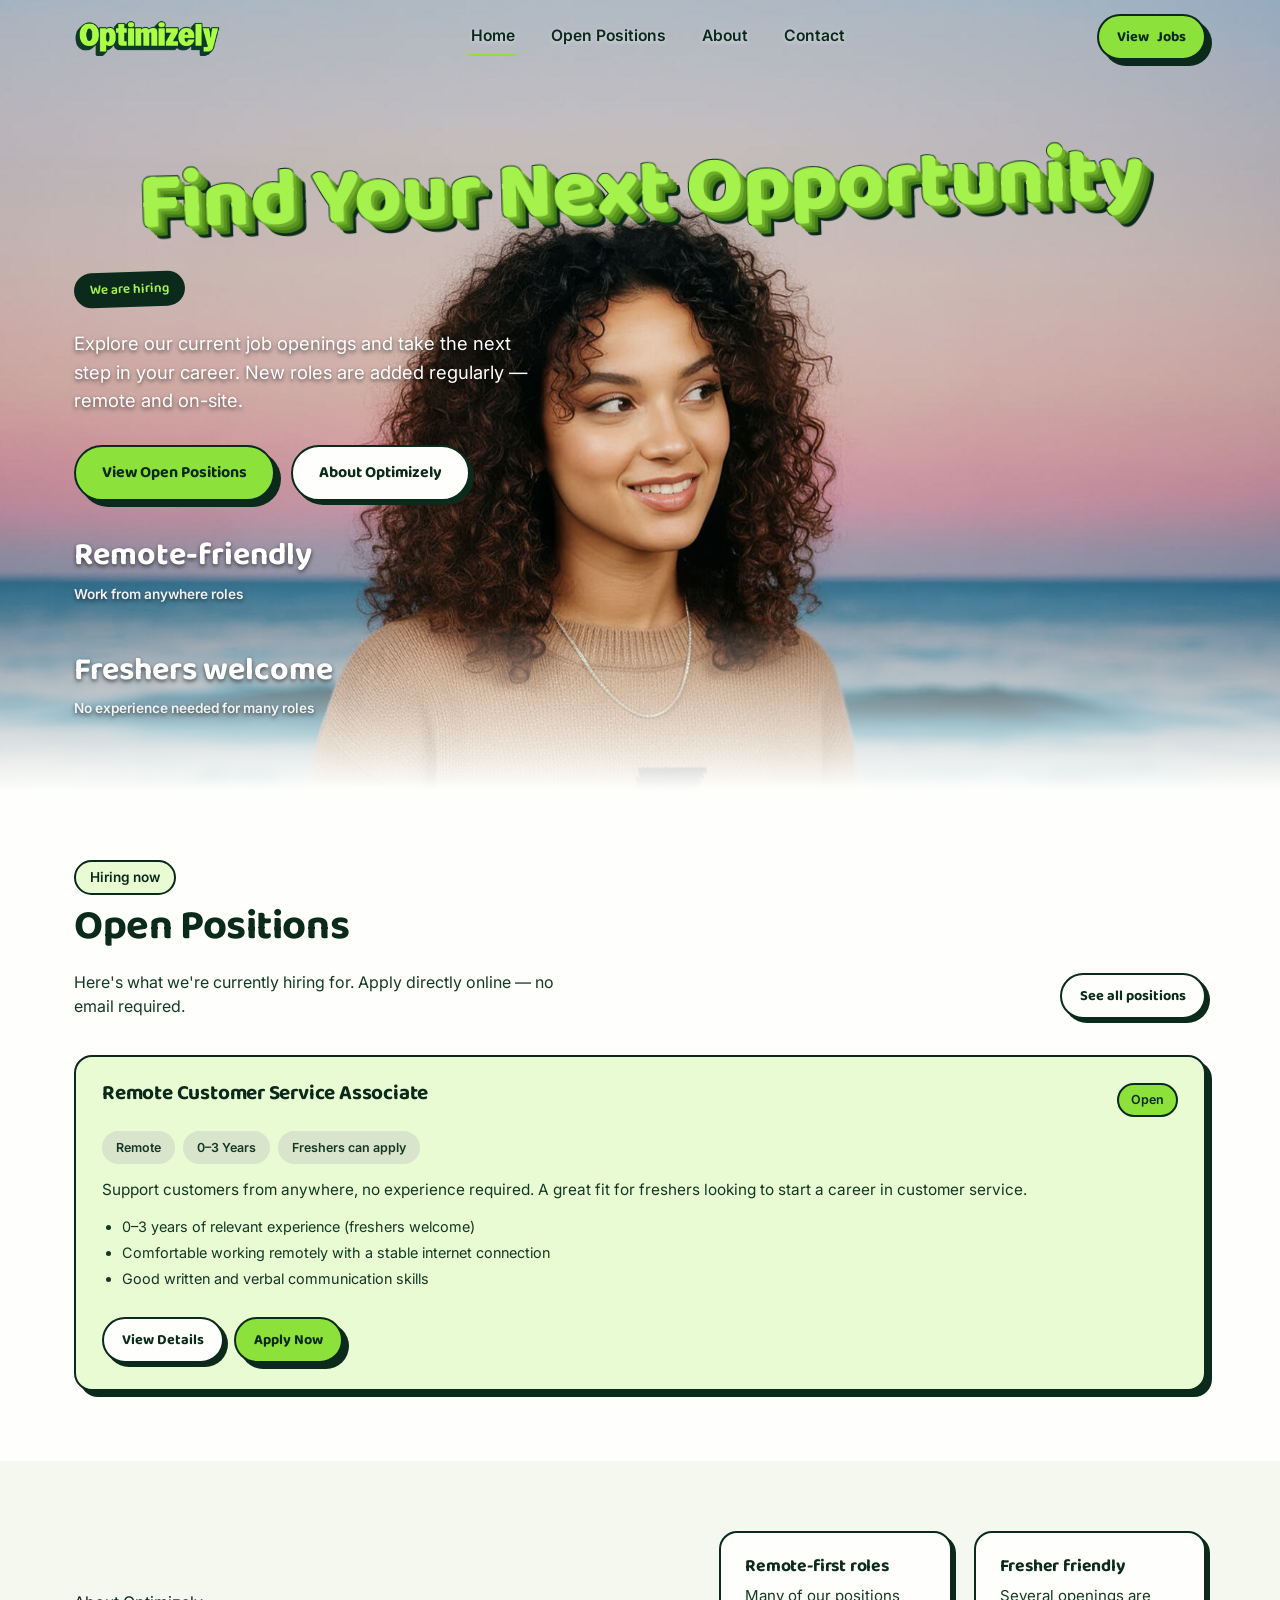
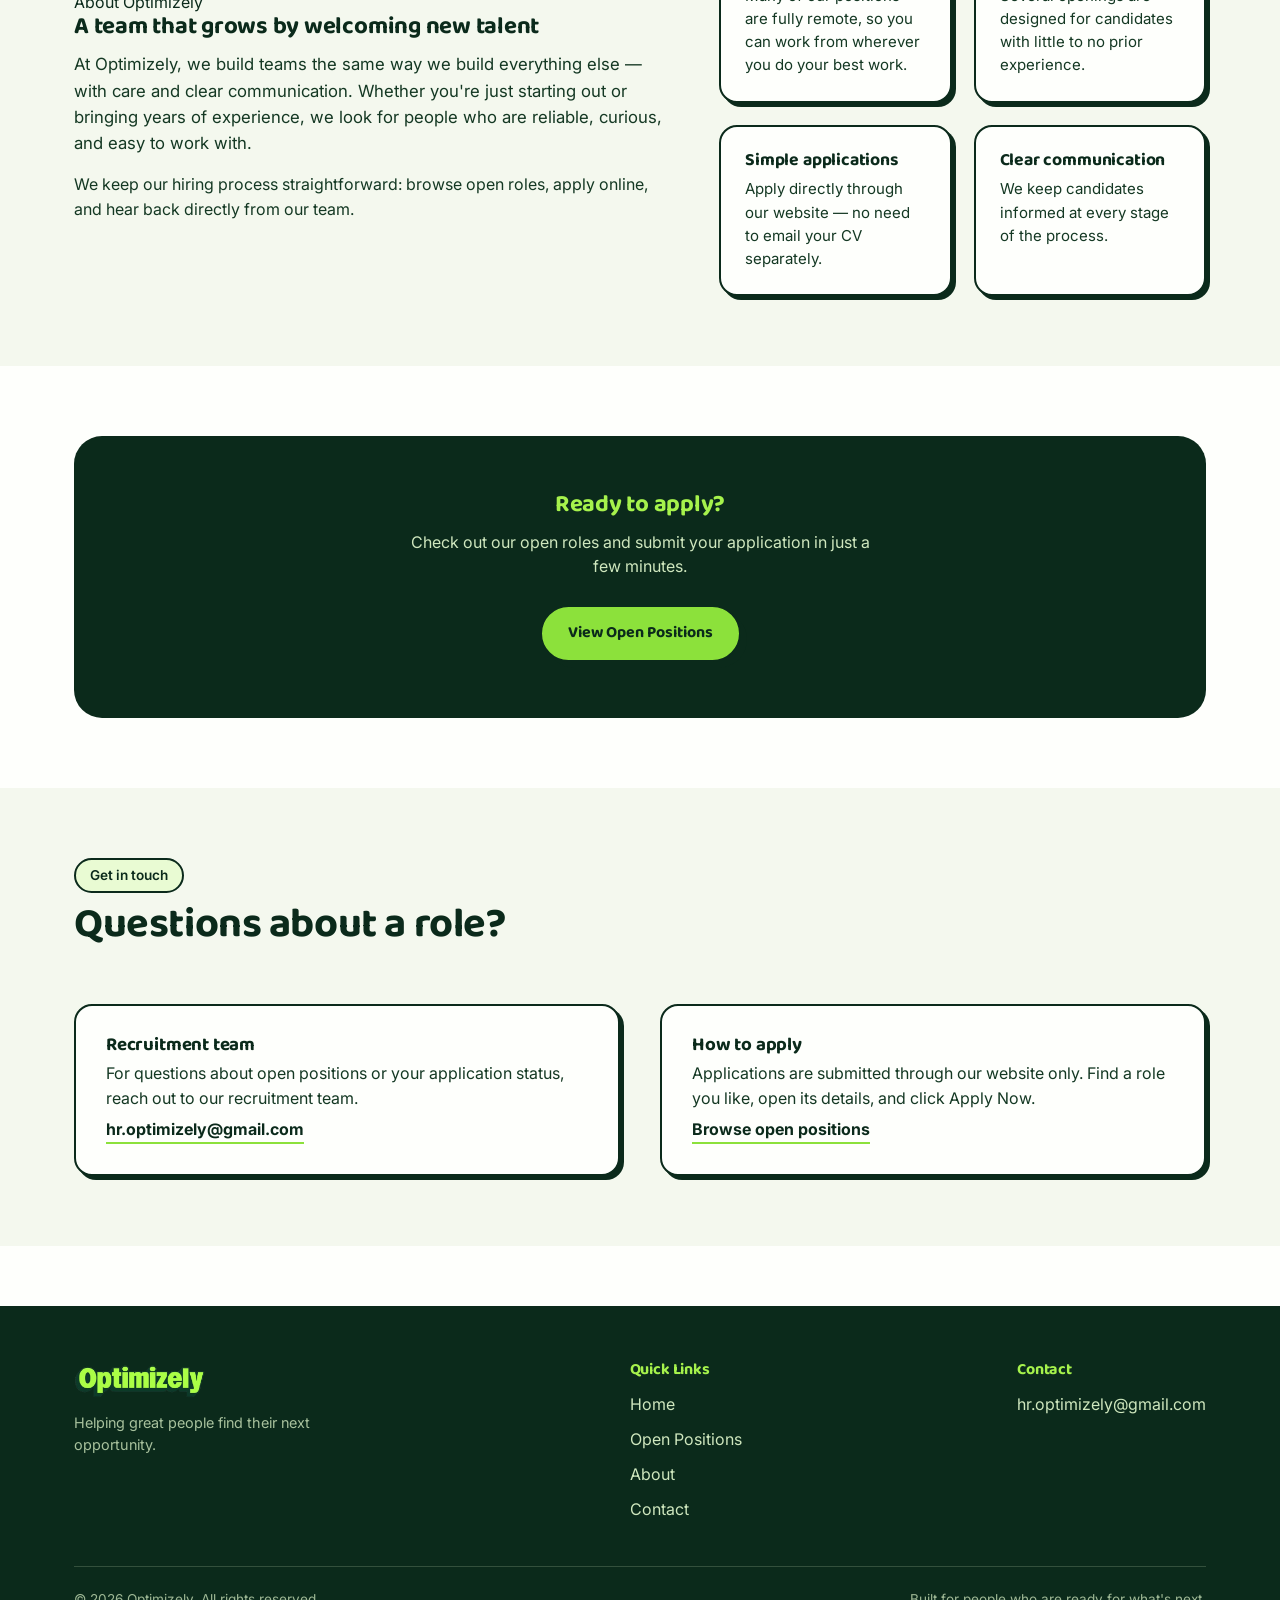
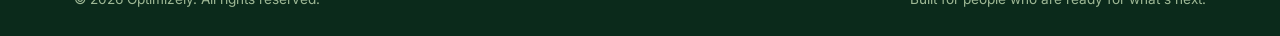
<file: index.html>
<!DOCTYPE html>
<html lang="en">
<head>
<meta charset="UTF-8" />
<meta name="viewport" content="width=device-width, initial-scale=1.0" />
<title>Optimizely — Find Your Next Opportunity</title>
<meta name="description" content="Explore open positions at Optimizely and take the next step in your career." />
<link rel="stylesheet" href="css/style.css" />
</head>
<body>

<header class="site-header">
  <div class="container">
    <a href="index.html" class="logo-link" aria-label="Optimizely home">
      <img src="assets/optimizely-logo.png" alt="Optimizely" />
    </a>

    <nav class="main-nav" aria-label="Primary">
      <a href="index.html" aria-current="page">Home</a>
      <a href="jobs.html">Open Positions</a>
      <a href="index.html#about">About</a>
      <a href="index.html#contact">Contact</a>
    </nav>

    <div class="header-actions">
      <a href="jobs.html" class="btn btn-primary btn-sm"><span class="full">View</span> Jobs</a>
      <button class="nav-toggle" aria-label="Toggle menu" aria-expanded="false">
        <span></span>
      </button>
    </div>
  </div>
</header>

<main>

  <!-- HERO -->
  <section class="hero hero-photo">
    <div class="container hero-photo-layout">
      <div class="hero-giant-title-wrap">
        <h1 class="hero-giant-title">Find Your Next Opportunity</h1>
      </div>

      <div class="hero-inner">
        <span class="eyebrow-badge">We are hiring</span>
        <p class="lead">Explore our current job openings and take the next step in your career. New roles are added regularly — remote and on-site.</p>
        <div class="hero-ctas">
          <a href="jobs.html" class="btn btn-primary">View Open Positions</a>
          <a href="index.html#about" class="btn btn-outline">About Optimizely</a>
        </div>

        <div class="stat-strip">
          <div class="stat"><b>Remote-friendly</b><span>Work from anywhere roles</span></div>
          <div class="stat"><b>Freshers welcome</b><span>No experience needed for many roles</span></div>
        </div>
      </div>
    </div>
  </section>

  <!-- OPEN POSITIONS PREVIEW -->
  <section class="section" id="jobs">
    <div class="container">
      <div class="section-head">
        <div>
          <span class="tag">Hiring now</span>
          <h2>Open Positions</h2>
          <p>Here's what we're currently hiring for. Apply directly online — no email required.</p>
        </div>
        <a href="jobs.html" class="btn btn-outline btn-sm">See all positions</a>
      </div>

      <div class="job-grid" data-jobs-open-preview></div>
    </div>
  </section>

  <!-- ABOUT -->
  <section class="section section-alt" id="about">
    <div class="container">
      <div class="split">
        <div>
          <span class="tag">About Optimizely</span>
          <h2>A team that grows by welcoming new talent</h2>
          <p style="color:var(--ink-soft); font-size:1.05rem;">At Optimizely, we build teams the same way we build everything else — with care and clear communication. Whether you're just starting out or bringing years of experience, we look for people who are reliable, curious, and easy to work with.</p>
          <p style="color:var(--ink-soft);">We keep our hiring process straightforward: browse open roles, apply online, and hear back directly from our team.</p>
        </div>
        <div class="info-grid">
          <div class="info-card">
            <h3>Remote-first roles</h3>
            <p>Many of our positions are fully remote, so you can work from wherever you do your best work.</p>
          </div>
          <div class="info-card">
            <h3>Fresher friendly</h3>
            <p>Several openings are designed for candidates with little to no prior experience.</p>
          </div>
          <div class="info-card">
            <h3>Simple applications</h3>
            <p>Apply directly through our website — no need to email your CV separately.</p>
          </div>
          <div class="info-card">
            <h3>Clear communication</h3>
            <p>We keep candidates informed at every stage of the process.</p>
          </div>
        </div>
      </div>
    </div>
  </section>

  <!-- CTA BAND -->
  <section class="section">
    <div class="container">
      <div class="cta-band grid-bg-dark">
        <h2>Ready to apply?</h2>
        <p>Check out our open roles and submit your application in just a few minutes.</p>
        <a href="jobs.html" class="btn btn-primary">View Open Positions</a>
      </div>
    </div>
  </section>

  <!-- CONTACT -->
  <section class="section section-alt" id="contact">
    <div class="container">
      <div class="section-head">
        <div>
          <span class="tag">Get in touch</span>
          <h2>Questions about a role?</h2>
        </div>
      </div>
      <div class="contact-grid">
        <div class="contact-card">
          <h3>Recruitment team</h3>
          <p style="color:var(--ink-soft); margin-bottom:0;">For questions about open positions or your application status, reach out to our recruitment team.</p>
          <a class="mail-link" href="mailto:hr.optimizely@gmail.com">hr.optimizely@gmail.com</a>
        </div>
        <div class="contact-card">
          <h3>How to apply</h3>
          <p style="color:var(--ink-soft); margin-bottom:0;">Applications are submitted through our website only. Find a role you like, open its details, and click Apply Now.</p>
          <a class="mail-link" href="jobs.html">Browse open positions</a>
        </div>
      </div>
    </div>
  </section>

</main>

<footer class="site-footer">
  <div class="container">
    <div class="footer-top">
      <div class="footer-logo">
        <img src="assets/optimizely-logo.png" alt="Optimizely" />
        <p style="max-width:280px; color:rgba(207,231,190,0.8); font-size:0.9rem;">Helping great people find their next opportunity.</p>
      </div>
      <div class="footer-col">
        <h4>Quick Links</h4>
        <ul>
          <li><a href="index.html">Home</a></li>
          <li><a href="jobs.html">Open Positions</a></li>
          <li><a href="index.html#about">About</a></li>
          <li><a href="index.html#contact">Contact</a></li>
        </ul>
      </div>
      <div class="footer-col">
        <h4>Contact</h4>
        <ul>
          <li><a href="mailto:hr.optimizely@gmail.com">hr.optimizely@gmail.com</a></li>
        </ul>
      </div>
    </div>
    <div class="footer-bottom">
      <span>&copy; <span id="year"></span> Optimizely. All rights reserved.</span>
      <span>Built for people who are ready for what's next.</span>
    </div>
  </div>
</footer>

<script src="js/jobs-data.js"></script>
<script src="js/main.js"></script>
<script src="js/hero-3d.js"></script>
<script>document.getElementById("year").textContent = new Date().getFullYear();</script>
</body>
</html>
</file>
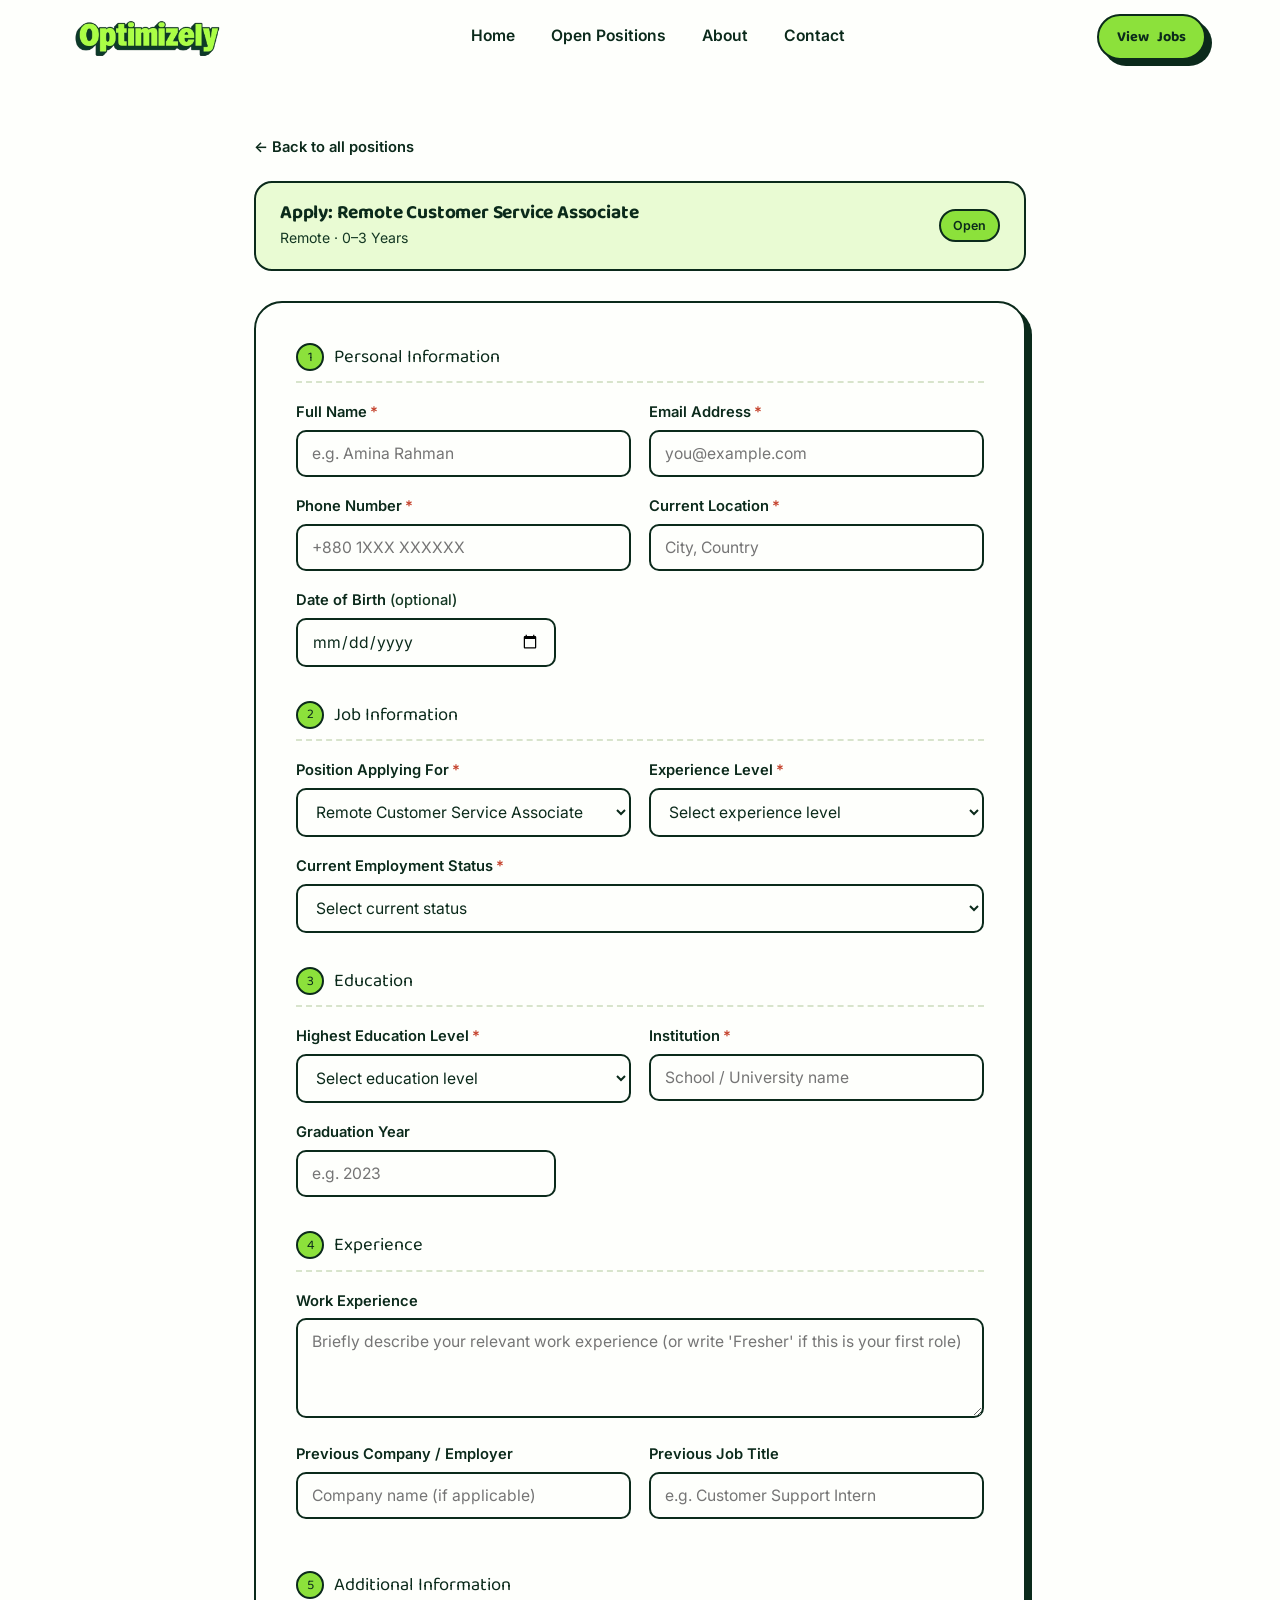
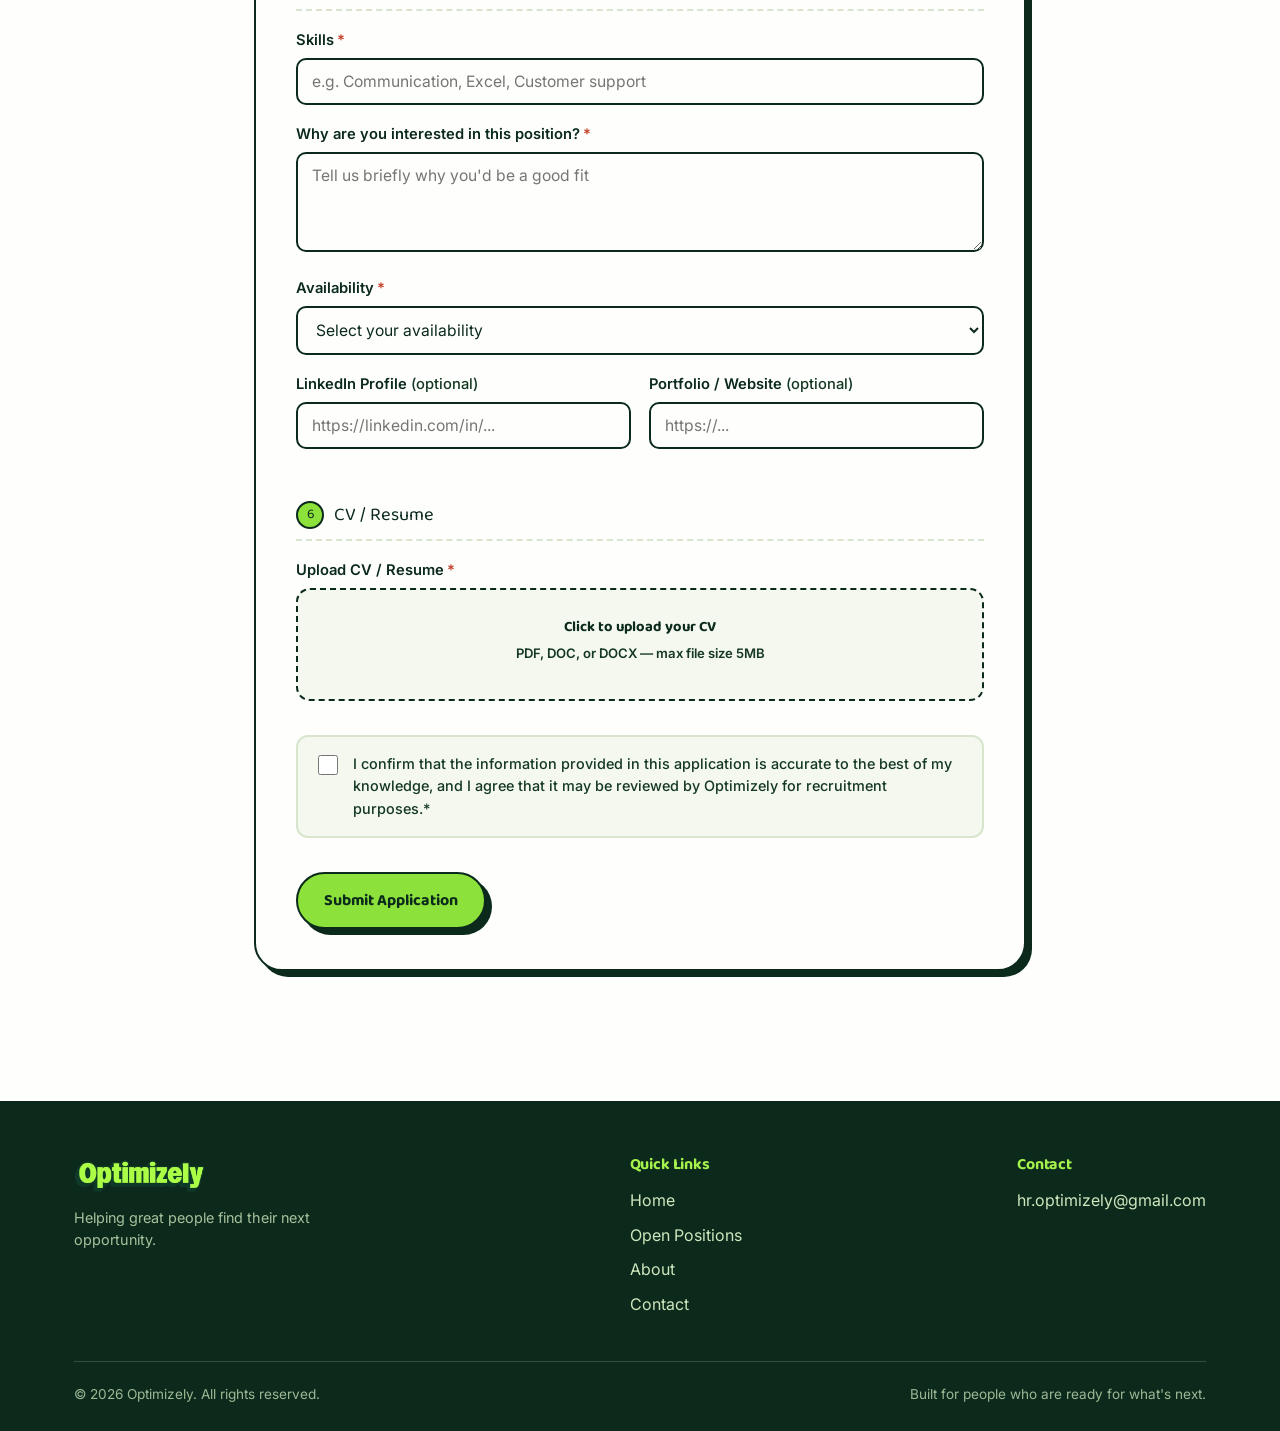
<file: apply.html>
<!DOCTYPE html>
<html lang="en">
<head>
<meta charset="UTF-8" />
<meta name="viewport" content="width=device-width, initial-scale=1.0" />
<title>Apply — Optimizely</title>
<link rel="stylesheet" href="css/style.css" />
</head>
<body>

<header class="site-header">
  <div class="container">
    <a href="index.html" class="logo-link" aria-label="Optimizely home">
      <img src="assets/optimizely-logo.png" alt="Optimizely" />
    </a>

    <nav class="main-nav" aria-label="Primary">
      <a href="index.html">Home</a>
      <a href="jobs.html">Open Positions</a>
      <a href="index.html#about">About</a>
      <a href="index.html#contact">Contact</a>
    </nav>

    <div class="header-actions">
      <a href="jobs.html" class="btn btn-primary btn-sm"><span class="full">View</span> Jobs</a>
      <button class="nav-toggle" aria-label="Toggle menu" aria-expanded="false">
        <span></span>
      </button>
    </div>
  </div>
</header>
<div class="header-spacer"></div>

<main>
  <section class="section" style="padding-top:50px;">
    <div class="container" style="max-width: 820px;">

      <a href="jobs.html" class="back-link">&larr; Back to all positions</a>

      <div class="apply-context">
        <div>
          <h2 id="apply-job-title">Application Form</h2>
          <p id="apply-job-meta">Fill in your details below to apply.</p>
        </div>
        <span class="pill pill-green" id="apply-status-pill">Open</span>
      </div>

      <div id="apply-closed-notice" class="closed-banner hidden" style="margin-bottom: 24px;">
        This position is no longer accepting applications. You can still browse our
        <a href="jobs.html" style="color:var(--green-bright); text-decoration:underline;">other open positions</a>.
      </div>

      <form class="form-shell" id="application-form" novalidate>
        <input type="hidden" id="job-id" name="jobId" />

        <!-- PERSONAL INFORMATION -->
        <div class="form-section">
          <div class="form-section-title"><span class="num">1</span> Personal Information</div>

          <div class="form-row">
            <div class="field">
              <label for="fullName">Full Name<span class="req">*</span></label>
              <input type="text" id="fullName" name="fullName" placeholder="e.g. Amina Rahman" required />
              <div class="error-msg">Please enter your full name.</div>
            </div>
            <div class="field">
              <label for="email">Email Address<span class="req">*</span></label>
              <input type="email" id="email" name="email" placeholder="you@example.com" required />
              <div class="error-msg">Please enter a valid email address.</div>
            </div>
          </div>

          <div class="form-row">
            <div class="field">
              <label for="phone">Phone Number<span class="req">*</span></label>
              <input type="tel" id="phone" name="phone" placeholder="+880 1XXX XXXXXX" required />
              <div class="error-msg">Please enter your phone number.</div>
            </div>
            <div class="field">
              <label for="location">Current Location<span class="req">*</span></label>
              <input type="text" id="location" name="location" placeholder="City, Country" required />
              <div class="error-msg">Please enter your current location.</div>
            </div>
          </div>

          <div class="field" style="max-width: 260px;">
            <label for="dob">Date of Birth <span style="font-weight:500; color:var(--ink-soft);">(optional)</span></label>
            <input type="date" id="dob" name="dob" />
          </div>
        </div>

        <!-- JOB INFORMATION -->
        <div class="form-section">
          <div class="form-section-title"><span class="num">2</span> Job Information</div>

          <div class="form-row">
            <div class="field">
              <label for="position">Position Applying For<span class="req">*</span></label>
              <select id="position" name="position" required>
                <option value="">Select a position</option>
              </select>
              <div class="error-msg">Please select the position you're applying for.</div>
            </div>
            <div class="field">
              <label for="experienceLevel">Experience Level<span class="req">*</span></label>
              <select id="experienceLevel" name="experienceLevel" required>
                <option value="">Select experience level</option>
                <option value="fresher">Fresher / No experience</option>
                <option value="0-1">0–1 years</option>
                <option value="1-3">1–3 years</option>
                <option value="3-5">3–5 years</option>
                <option value="5+">5+ years</option>
              </select>
              <div class="error-msg">Please select your experience level.</div>
            </div>
          </div>

          <div class="field">
            <label for="employmentStatus">Current Employment Status<span class="req">*</span></label>
            <select id="employmentStatus" name="employmentStatus" required>
              <option value="">Select current status</option>
              <option value="employed">Employed</option>
              <option value="unemployed">Unemployed</option>
              <option value="student">Student</option>
              <option value="freelancer">Freelancer</option>
            </select>
            <div class="error-msg">Please select your current employment status.</div>
          </div>
        </div>

        <!-- EDUCATION -->
        <div class="form-section">
          <div class="form-section-title"><span class="num">3</span> Education</div>

          <div class="form-row">
            <div class="field">
              <label for="educationLevel">Highest Education Level<span class="req">*</span></label>
              <select id="educationLevel" name="educationLevel" required>
                <option value="">Select education level</option>
                <option value="highschool">High School</option>
                <option value="diploma">Diploma</option>
                <option value="bachelors">Bachelor's Degree</option>
                <option value="masters">Master's Degree</option>
                <option value="other">Other</option>
              </select>
              <div class="error-msg">Please select your highest education level.</div>
            </div>
            <div class="field">
              <label for="institution">Institution<span class="req">*</span></label>
              <input type="text" id="institution" name="institution" placeholder="School / University name" required />
              <div class="error-msg">Please enter your institution.</div>
            </div>
          </div>

          <div class="field" style="max-width: 260px;">
            <label for="gradYear">Graduation Year</label>
            <input type="text" id="gradYear" name="gradYear" placeholder="e.g. 2023" inputmode="numeric" />
          </div>
        </div>

        <!-- EXPERIENCE -->
        <div class="form-section">
          <div class="form-section-title"><span class="num">4</span> Experience</div>

          <div class="field">
            <label for="workExperience">Work Experience</label>
            <textarea id="workExperience" name="workExperience" placeholder="Briefly describe your relevant work experience (or write 'Fresher' if this is your first role)"></textarea>
          </div>

          <div class="form-row">
            <div class="field">
              <label for="previousEmployer">Previous Company / Employer</label>
              <input type="text" id="previousEmployer" name="previousEmployer" placeholder="Company name (if applicable)" />
            </div>
            <div class="field">
              <label for="previousTitle">Previous Job Title</label>
              <input type="text" id="previousTitle" name="previousTitle" placeholder="e.g. Customer Support Intern" />
            </div>
          </div>
        </div>

        <!-- ADDITIONAL INFORMATION -->
        <div class="form-section">
          <div class="form-section-title"><span class="num">5</span> Additional Information</div>

          <div class="field">
            <label for="skills">Skills<span class="req">*</span></label>
            <input type="text" id="skills" name="skills" placeholder="e.g. Communication, Excel, Customer support" required />
            <div class="error-msg">Please list a few relevant skills.</div>
          </div>

          <div class="field">
            <label for="whyInterested">Why are you interested in this position?<span class="req">*</span></label>
            <textarea id="whyInterested" name="whyInterested" placeholder="Tell us briefly why you'd be a good fit" required></textarea>
            <div class="error-msg">Please share a short answer.</div>
          </div>

          <div class="field">
            <label for="availability">Availability<span class="req">*</span></label>
            <select id="availability" name="availability" required>
              <option value="">Select your availability</option>
              <option value="immediate">Immediately</option>
              <option value="1week">Within 1 week</option>
              <option value="2weeks">Within 2 weeks</option>
              <option value="1month">Within 1 month</option>
              <option value="other">Other</option>
            </select>
            <div class="error-msg">Please select your availability.</div>
          </div>

          <div class="form-row">
            <div class="field">
              <label for="linkedin">LinkedIn Profile <span style="font-weight:500; color:var(--ink-soft);">(optional)</span></label>
              <input type="url" id="linkedin" name="linkedin" placeholder="https://linkedin.com/in/..." />
            </div>
            <div class="field">
              <label for="portfolio">Portfolio / Website <span style="font-weight:500; color:var(--ink-soft);">(optional)</span></label>
              <input type="url" id="portfolio" name="portfolio" placeholder="https://..." />
            </div>
          </div>
        </div>

        <!-- CV / RESUME -->
        <div class="form-section">
          <div class="form-section-title"><span class="num">6</span> CV / Resume</div>

          <div class="field">
            <label for="cvUpload">Upload CV / Resume<span class="req">*</span></label>
            <label class="file-drop" id="fileDropLabel" for="cvUpload">
              <div class="file-label">Click to upload your CV</div>
              <div class="file-sub">PDF, DOC, or DOCX — max file size 5MB</div>
              <div class="file-name" id="fileNameDisplay"></div>
              <input type="file" id="cvUpload" name="cvUpload" accept=".pdf,.doc,.docx" required />
            </label>
            <div class="error-msg" id="cvError">Please upload your CV in PDF, DOC, or DOCX format (max 5MB).</div>
          </div>
        </div>

        <!-- CONSENT -->
        <div class="form-section">
          <div class="consent-row">
            <input type="checkbox" id="consent" name="consent" required />
            <label for="consent">I confirm that the information provided in this application is accurate to the best of my knowledge, and I agree that it may be reviewed by Optimizely for recruitment purposes.<span class="req">*</span></label>
          </div>
          <div class="error-msg" id="consentError" style="display:none; margin-top:8px;">Please confirm the consent statement to continue.</div>
        </div>

        <div class="form-submit-row">
          <button type="submit" class="btn btn-primary" id="submitBtn">Submit Application</button>
          <span class="form-status" id="formStatus" aria-live="polite"></span>
        </div>
      </form>

    </div>
  </section>
</main>

<footer class="site-footer">
  <div class="container">
    <div class="footer-top">
      <div class="footer-logo">
        <img src="assets/optimizely-logo.png" alt="Optimizely" />
        <p style="max-width:280px; color:rgba(207,231,190,0.8); font-size:0.9rem;">Helping great people find their next opportunity.</p>
      </div>
      <div class="footer-col">
        <h4>Quick Links</h4>
        <ul>
          <li><a href="index.html">Home</a></li>
          <li><a href="jobs.html">Open Positions</a></li>
          <li><a href="index.html#about">About</a></li>
          <li><a href="index.html#contact">Contact</a></li>
        </ul>
      </div>
      <div class="footer-col">
        <h4>Contact</h4>
        <ul>
          <li><a href="mailto:hr.optimizely@gmail.com">hr.optimizely@gmail.com</a></li>
        </ul>
      </div>
    </div>
    <div class="footer-bottom">
      <span>&copy; <span id="year"></span> Optimizely. All rights reserved.</span>
      <span>Built for people who are ready for what's next.</span>
    </div>
  </div>
</footer>

<script src="js/jobs-data.js"></script>
<script src="js/main.js"></script>
<script>
  document.getElementById("year").textContent = new Date().getFullYear();

  (function setupApplyPage() {
    const params = new URLSearchParams(window.location.search);
    const requestedId = params.get("id");

    const positionSelect = document.getElementById("position");
    const openJobs = JOBS.filter((j) => j.status === "open");

    openJobs.forEach((job) => {
      const opt = document.createElement("option");
      opt.value = job.id;
      opt.textContent = job.title;
      positionSelect.appendChild(opt);
    });

    let job = JOBS.find((j) => j.id === requestedId);

    const titleEl = document.getElementById("apply-job-title");
    const metaEl = document.getElementById("apply-job-meta");
    const statusPillEl = document.getElementById("apply-status-pill");
    const closedNotice = document.getElementById("apply-closed-notice");
    const form = document.getElementById("application-form");
    const jobIdField = document.getElementById("job-id");

    if (job && job.status === "closed") {
      // Closed job requested directly — block applying, point to open roles.
      titleEl.textContent = job.title + " — Closed";
      metaEl.textContent = "This position is no longer accepting applications.";
      statusPillEl.textContent = "Closed";
      statusPillEl.className = "pill pill-dark";
      closedNotice.classList.remove("hidden");
      form.classList.add("hidden");
      return;
    }

    if (!job) job = openJobs[0];

    if (job) {
      titleEl.textContent = "Apply: " + job.title;
      metaEl.textContent = job.type + " · " + job.experience;
      jobIdField.value = job.id;
      positionSelect.value = job.id;
    } else {
      titleEl.textContent = "No open positions right now";
      metaEl.textContent = "Please check back soon for new openings.";
      form.classList.add("hidden");
    }
  })();

  // ---- File upload UX ----
  const cvInput = document.getElementById("cvUpload");
  const fileDropLabel = document.getElementById("fileDropLabel");
  const fileNameDisplay = document.getElementById("fileNameDisplay");
  const MAX_FILE_SIZE = 5 * 1024 * 1024; // 5MB

  if (cvInput) {
    cvInput.addEventListener("change", function () {
      const file = cvInput.files[0];
      const field = cvInput.closest(".field");
      if (!file) {
        fileNameDisplay.textContent = "";
        fileDropLabel.classList.remove("has-file");
        return;
      }
      const validTypes = [".pdf", ".doc", ".docx"];
      const ext = "." + file.name.split(".").pop().toLowerCase();
      const validExt = validTypes.includes(ext);
      const validSize = file.size <= MAX_FILE_SIZE;

      if (!validExt || !validSize) {
        field.classList.add("invalid");
        fileNameDisplay.textContent = "";
        fileDropLabel.classList.remove("has-file");
        cvInput.value = "";
        return;
      }
      field.classList.remove("invalid");
      fileDropLabel.classList.add("has-file");
      fileNameDisplay.textContent = "Selected: " + file.name;
    });
  }

  // ---- Form validation & front-end-only submission ----
  const form = document.getElementById("application-form");
  const formStatus = document.getElementById("formStatus");
  const submitBtn = document.getElementById("submitBtn");
  const consentError = document.getElementById("consentError");

  if (form) {
    form.addEventListener("submit", function (e) {
      e.preventDefault();
      let valid = true;

      // Validate required text/select/textarea/email/tel/url-ish fields
      const requiredFields = form.querySelectorAll("[required]");
      requiredFields.forEach((el) => {
        const field = el.closest(".field");
        if (el.type === "checkbox") return; // handled separately
        if (!el.value || (el.type === "file" && el.files.length === 0)) {
          if (field) field.classList.add("invalid");
          valid = false;
        } else if (el.type === "email" && !/^[^\s@]+@[^\s@]+\.[^\s@]+$/.test(el.value)) {
          if (field) field.classList.add("invalid");
          valid = false;
        } else {
          if (field) field.classList.remove("invalid");
        }
      });

      // Consent checkbox
      const consent = document.getElementById("consent");
      if (!consent.checked) {
        consentError.style.display = "block";
        valid = false;
      } else {
        consentError.style.display = "none";
      }

      if (!valid) {
        formStatus.textContent = "Please fill in all required fields correctly.";
        formStatus.className = "form-status error";
        const firstInvalid = form.querySelector(".invalid, .consent-row input:invalid");
        if (firstInvalid) firstInvalid.scrollIntoView({ behavior: "smooth", block: "center" });
        return;
      }

      // ---------------------------------------------------------
      // FRONT-END ONLY: no backend is connected yet.
      // Replace this block with your real submission logic
      // (fetch/AJAX call to your backend, CV storage, etc).
      // On success, this redirects to thankyou.html, which you
      // will create yourself.
      // ---------------------------------------------------------
      formStatus.textContent = "Submitting…";
      formStatus.className = "form-status";
      submitBtn.setAttribute("aria-disabled", "true");
      submitBtn.disabled = true;

      setTimeout(function () {
        window.location.href = "thankyou.html";
      }, 600);
    });
  }
</script>
</body>
</html>
</file>
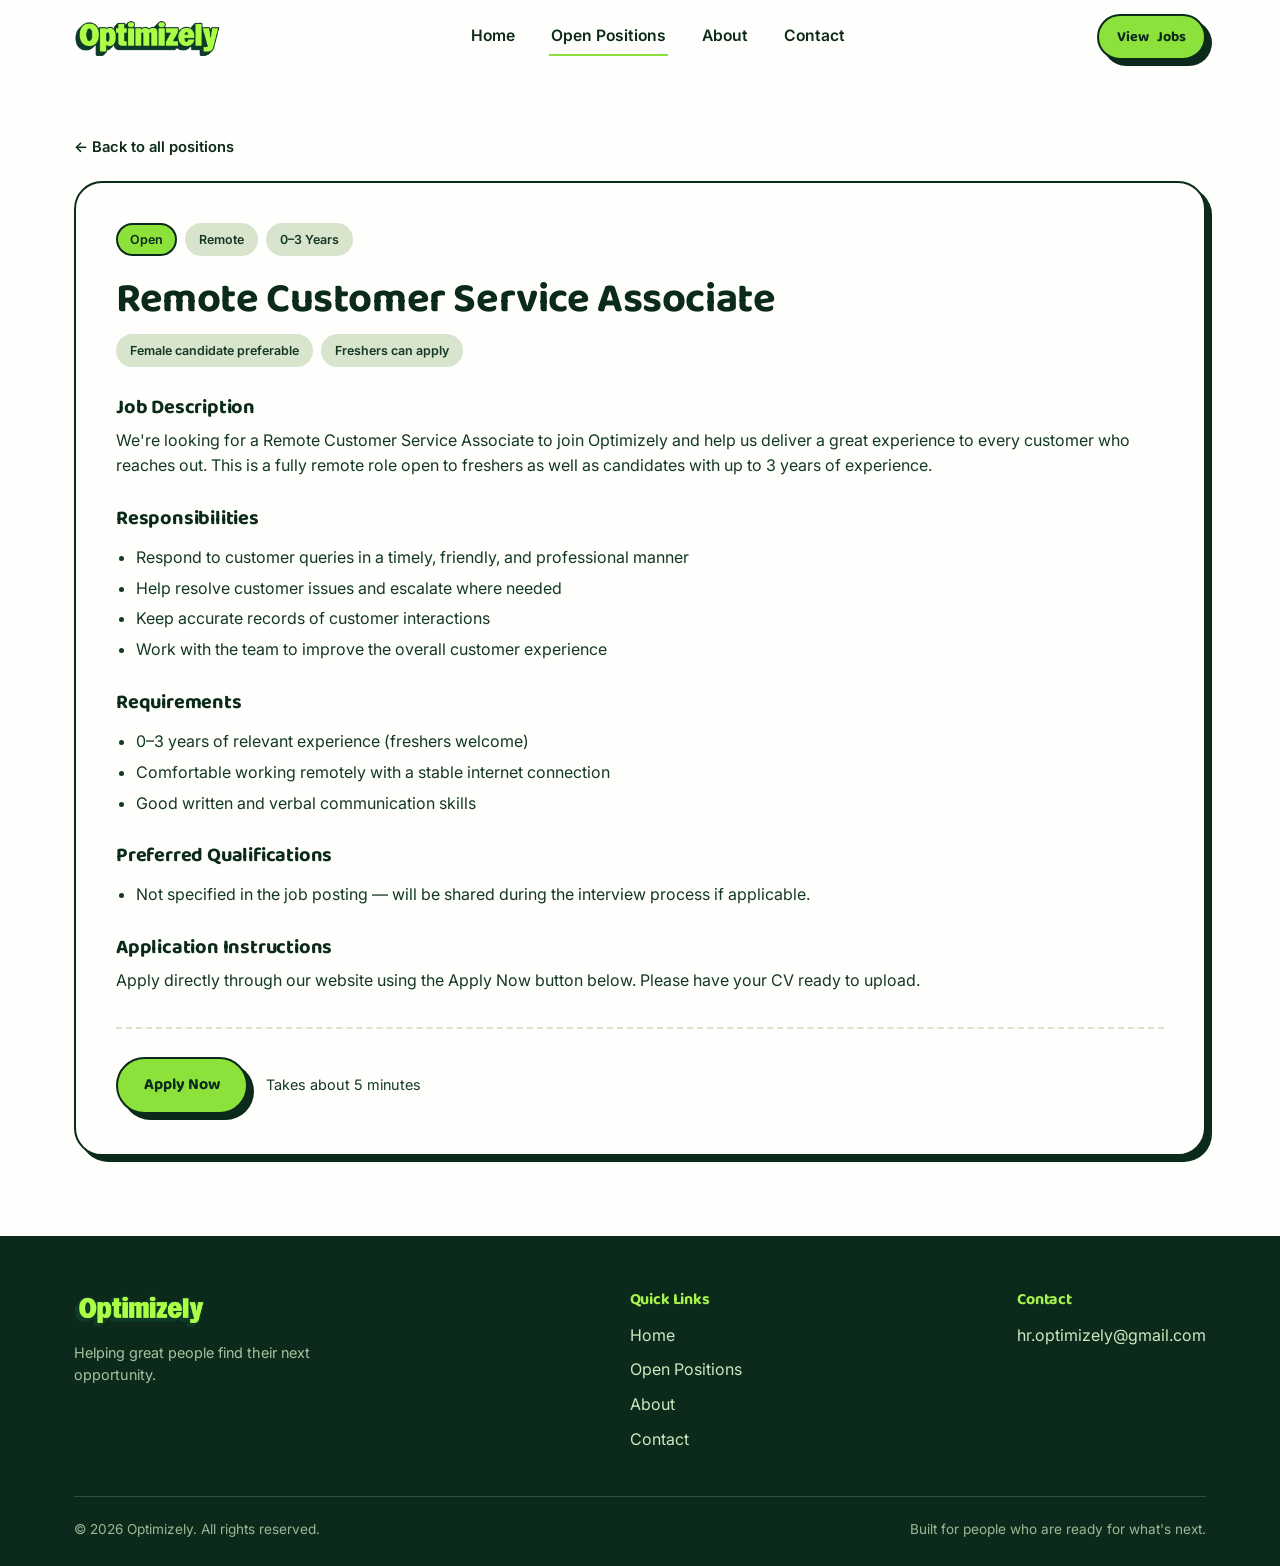
<file: job-details.html>
<!DOCTYPE html>
<html lang="en">
<head>
<meta charset="UTF-8" />
<meta name="viewport" content="width=device-width, initial-scale=1.0" />
<title>Job Details — Optimizely</title>
<link rel="stylesheet" href="css/style.css" />
</head>
<body>

<header class="site-header">
  <div class="container">
    <a href="index.html" class="logo-link" aria-label="Optimizely home">
      <img src="assets/optimizely-logo.png" alt="Optimizely" />
    </a>

    <nav class="main-nav" aria-label="Primary">
      <a href="index.html">Home</a>
      <a href="jobs.html" aria-current="page">Open Positions</a>
      <a href="index.html#about">About</a>
      <a href="index.html#contact">Contact</a>
    </nav>

    <div class="header-actions">
      <a href="jobs.html" class="btn btn-primary btn-sm"><span class="full">View</span> Jobs</a>
      <button class="nav-toggle" aria-label="Toggle menu" aria-expanded="false">
        <span></span>
      </button>
    </div>
  </div>
</header>
<div class="header-spacer"></div>

<main>
  <section class="details-hero">
    <div class="container">
      <a href="jobs.html" class="back-link">&larr; Back to all positions</a>
      <div id="job-details-root">
        <!-- Filled by JS -->
        <p>Loading job details…</p>
      </div>
    </div>
  </section>
</main>

<footer class="site-footer">
  <div class="container">
    <div class="footer-top">
      <div class="footer-logo">
        <img src="assets/optimizely-logo.png" alt="Optimizely" />
        <p style="max-width:280px; color:rgba(207,231,190,0.8); font-size:0.9rem;">Helping great people find their next opportunity.</p>
      </div>
      <div class="footer-col">
        <h4>Quick Links</h4>
        <ul>
          <li><a href="index.html">Home</a></li>
          <li><a href="jobs.html">Open Positions</a></li>
          <li><a href="index.html#about">About</a></li>
          <li><a href="index.html#contact">Contact</a></li>
        </ul>
      </div>
      <div class="footer-col">
        <h4>Contact</h4>
        <ul>
          <li><a href="mailto:hr.optimizely@gmail.com">hr.optimizely@gmail.com</a></li>
        </ul>
      </div>
    </div>
    <div class="footer-bottom">
      <span>&copy; <span id="year"></span> Optimizely. All rights reserved.</span>
      <span>Built for people who are ready for what's next.</span>
    </div>
  </div>
</footer>

<script src="js/jobs-data.js"></script>
<script src="js/main.js"></script>
<script>
  document.getElementById("year").textContent = new Date().getFullYear();

  (function renderJobDetails() {
    const root = document.getElementById("job-details-root");
    const params = new URLSearchParams(window.location.search);
    const id = params.get("id");
    const job = JOBS.find((j) => j.id === id) || JOBS.find((j) => j.status === "open");

    if (!job) {
      root.innerHTML = `
        <div class="details-card">
          <h1>Job not found</h1>
          <p>We couldn't find the position you were looking for. It may have been removed.</p>
          <a href="jobs.html" class="btn btn-primary">View all positions</a>
        </div>
      `;
      return;
    }

    document.title = job.title + " — Optimizely";

    const isOpen = job.status === "open";
    const statusPill = isOpen
      ? `<span class="pill pill-green">Open</span>`
      : `<span class="pill pill-dark">Closed</span>`;

    const listOrFallback = (items, fallbackText) => {
      if (!items || !items.length) return `<p>${fallbackText}</p>`;
      return `<ul>${items.map((i) => `<li>${escapeHtml(i)}</li>`).join("")}</ul>`;
    };

    root.innerHTML = `
      <div class="details-card">
        <div class="job-meta">
          ${statusPill}
          <span class="pill pill-muted">${escapeHtml(job.type)}</span>
          <span class="pill pill-muted">${escapeHtml(job.experience)}</span>
        </div>
        <h1>${escapeHtml(job.title)}</h1>
        <div class="job-meta" style="margin-bottom: 6px;">
          ${job.candidatePreference && job.candidatePreference !== "Not specified" ? `<span class="pill pill-muted">${escapeHtml(job.candidatePreference)}</span>` : ""}
          ${job.eligibility && job.eligibility !== "Not specified" ? `<span class="pill pill-muted">${escapeHtml(job.eligibility)}</span>` : ""}
        </div>

        <div class="details-block">
          <h2>Job Description</h2>
          <p>${escapeHtml(job.description)}</p>
        </div>

        <div class="details-block">
          <h2>Responsibilities</h2>
          ${listOrFallback(job.responsibilities, "Not specified in the job posting.")}
        </div>

        <div class="details-block">
          <h2>Requirements</h2>
          ${listOrFallback(job.requirements, "Not specified in the job posting.")}
        </div>

        <div class="details-block">
          <h2>Preferred Qualifications</h2>
          ${listOrFallback(job.preferredQualifications, "Not specified in the job posting.")}
        </div>

        <div class="details-block">
          <h2>Application Instructions</h2>
          <p>${escapeHtml(job.applicationInstructions)}</p>
        </div>

        ${
          isOpen
            ? `<div class="details-apply">
                <a href="apply.html?id=${encodeURIComponent(job.id)}" class="btn btn-primary">Apply Now</a>
                <span style="color:var(--ink-soft); font-size:0.9rem;">Takes about 5 minutes</span>
              </div>`
            : `<div class="closed-banner">This position is closed and no longer accepting applications. Check our <a href="jobs.html" style="color:var(--green-bright); text-decoration:underline;">open positions</a> for current openings.</div>`
        }
      </div>
    `;
  })();
</script>
</body>
</html>
</file>
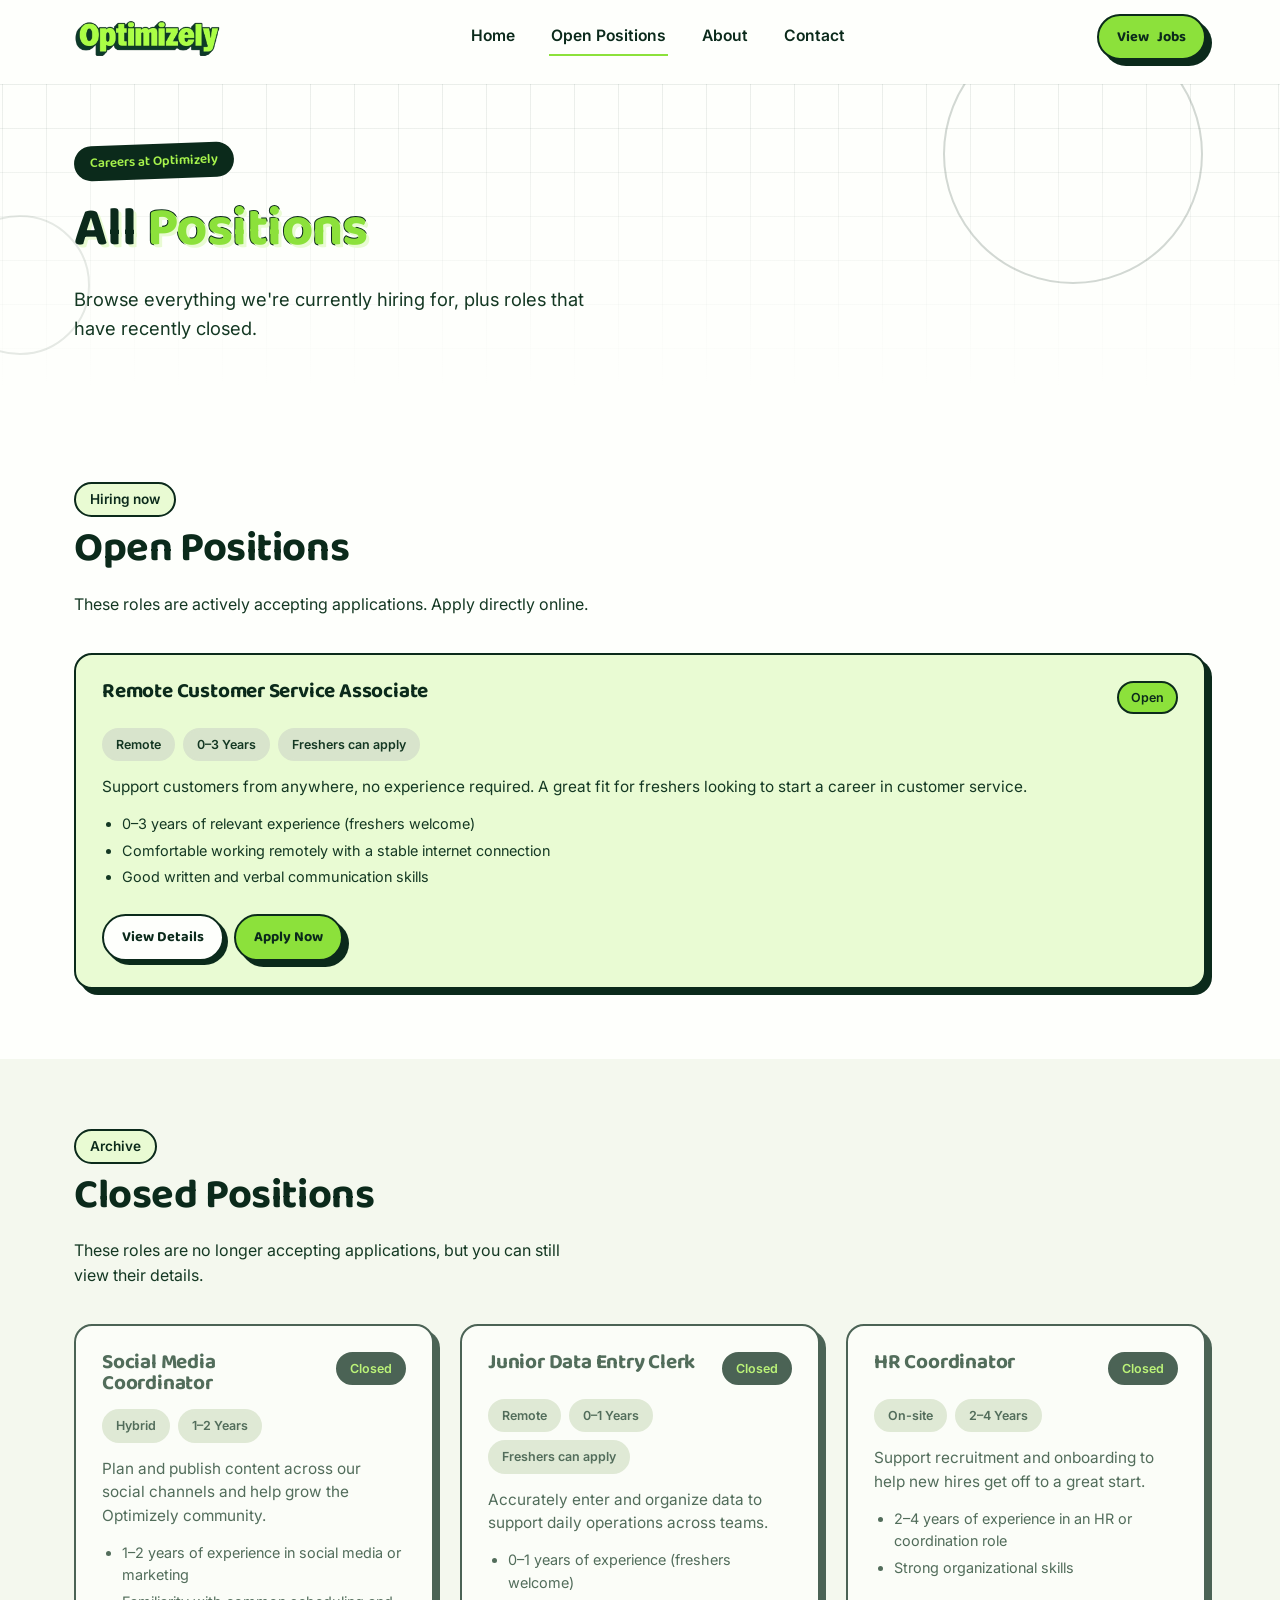
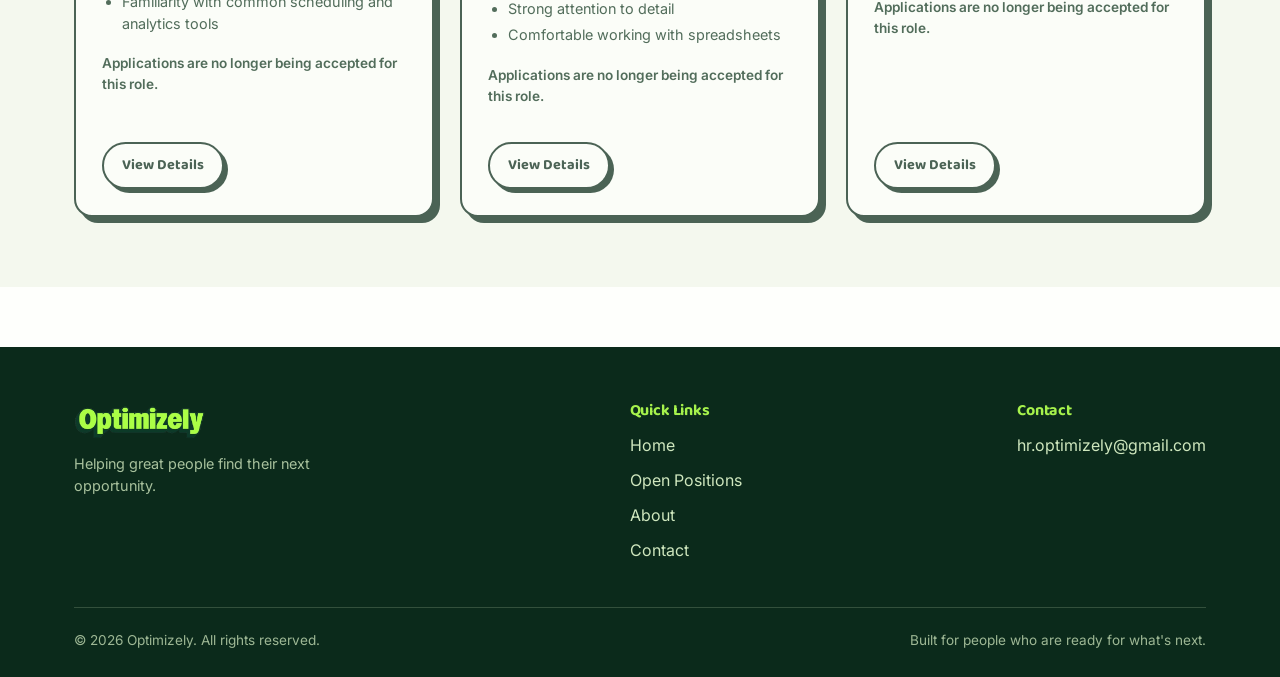
<file: jobs.html>
<!DOCTYPE html>
<html lang="en">
<head>
<meta charset="UTF-8" />
<meta name="viewport" content="width=device-width, initial-scale=1.0" />
<title>Open Positions — Optimizely</title>
<meta name="description" content="Browse all open and closed positions at Optimizely." />
<link rel="stylesheet" href="css/style.css" />
</head>
<body>

<header class="site-header">
  <div class="container">
    <a href="index.html" class="logo-link" aria-label="Optimizely home">
      <img src="assets/optimizely-logo.png" alt="Optimizely" />
    </a>

    <nav class="main-nav" aria-label="Primary">
      <a href="index.html">Home</a>
      <a href="jobs.html" aria-current="page">Open Positions</a>
      <a href="index.html#about">About</a>
      <a href="index.html#contact">Contact</a>
    </nav>

    <div class="header-actions">
      <a href="jobs.html" class="btn btn-primary btn-sm"><span class="full">View</span> Jobs</a>
      <button class="nav-toggle" aria-label="Toggle menu" aria-expanded="false">
        <span></span>
      </button>
    </div>
  </div>
</header>
<div class="header-spacer"></div>

<main>

  <section class="hero grid-bg" style="padding:60px 0 40px;">
    <span class="ring ring-a"></span>
    <span class="ring ring-c"></span>
    <div class="container">
      <div class="hero-inner">
        <span class="eyebrow-badge">Careers at Optimizely</span>
        <h1 style="font-size:clamp(2.2rem, 5vw, 3.4rem);">All <span class="accent">Positions</span></h1>
        <p class="lead">Browse everything we're currently hiring for, plus roles that have recently closed.</p>
      </div>
    </div>
  </section>

  <section class="section" id="open">
    <div class="container">
      <div class="section-head">
        <div>
          <span class="tag">Hiring now</span>
          <h2>Open Positions</h2>
          <p>These roles are actively accepting applications. Apply directly online.</p>
        </div>
      </div>
      <div class="job-grid" data-jobs-open></div>
    </div>
  </section>

  <section class="section section-alt" id="closed">
    <div class="container">
      <div class="section-head">
        <div>
          <span class="tag">Archive</span>
          <h2>Closed Positions</h2>
          <p>These roles are no longer accepting applications, but you can still view their details.</p>
        </div>
      </div>
      <div class="job-grid" data-jobs-closed></div>
    </div>
  </section>

</main>

<footer class="site-footer">
  <div class="container">
    <div class="footer-top">
      <div class="footer-logo">
        <img src="assets/optimizely-logo.png" alt="Optimizely" />
        <p style="max-width:280px; color:rgba(207,231,190,0.8); font-size:0.9rem;">Helping great people find their next opportunity.</p>
      </div>
      <div class="footer-col">
        <h4>Quick Links</h4>
        <ul>
          <li><a href="index.html">Home</a></li>
          <li><a href="jobs.html">Open Positions</a></li>
          <li><a href="index.html#about">About</a></li>
          <li><a href="index.html#contact">Contact</a></li>
        </ul>
      </div>
      <div class="footer-col">
        <h4>Contact</h4>
        <ul>
          <li><a href="mailto:hr.optimizely@gmail.com">hr.optimizely@gmail.com</a></li>
        </ul>
      </div>
    </div>
    <div class="footer-bottom">
      <span>&copy; <span id="year"></span> Optimizely. All rights reserved.</span>
      <span>Built for people who are ready for what's next.</span>
    </div>
  </div>
</footer>

<script src="js/jobs-data.js"></script>
<script src="js/main.js"></script>
<script>document.getElementById("year").textContent = new Date().getFullYear();</script>
</body>
</html>
</file>
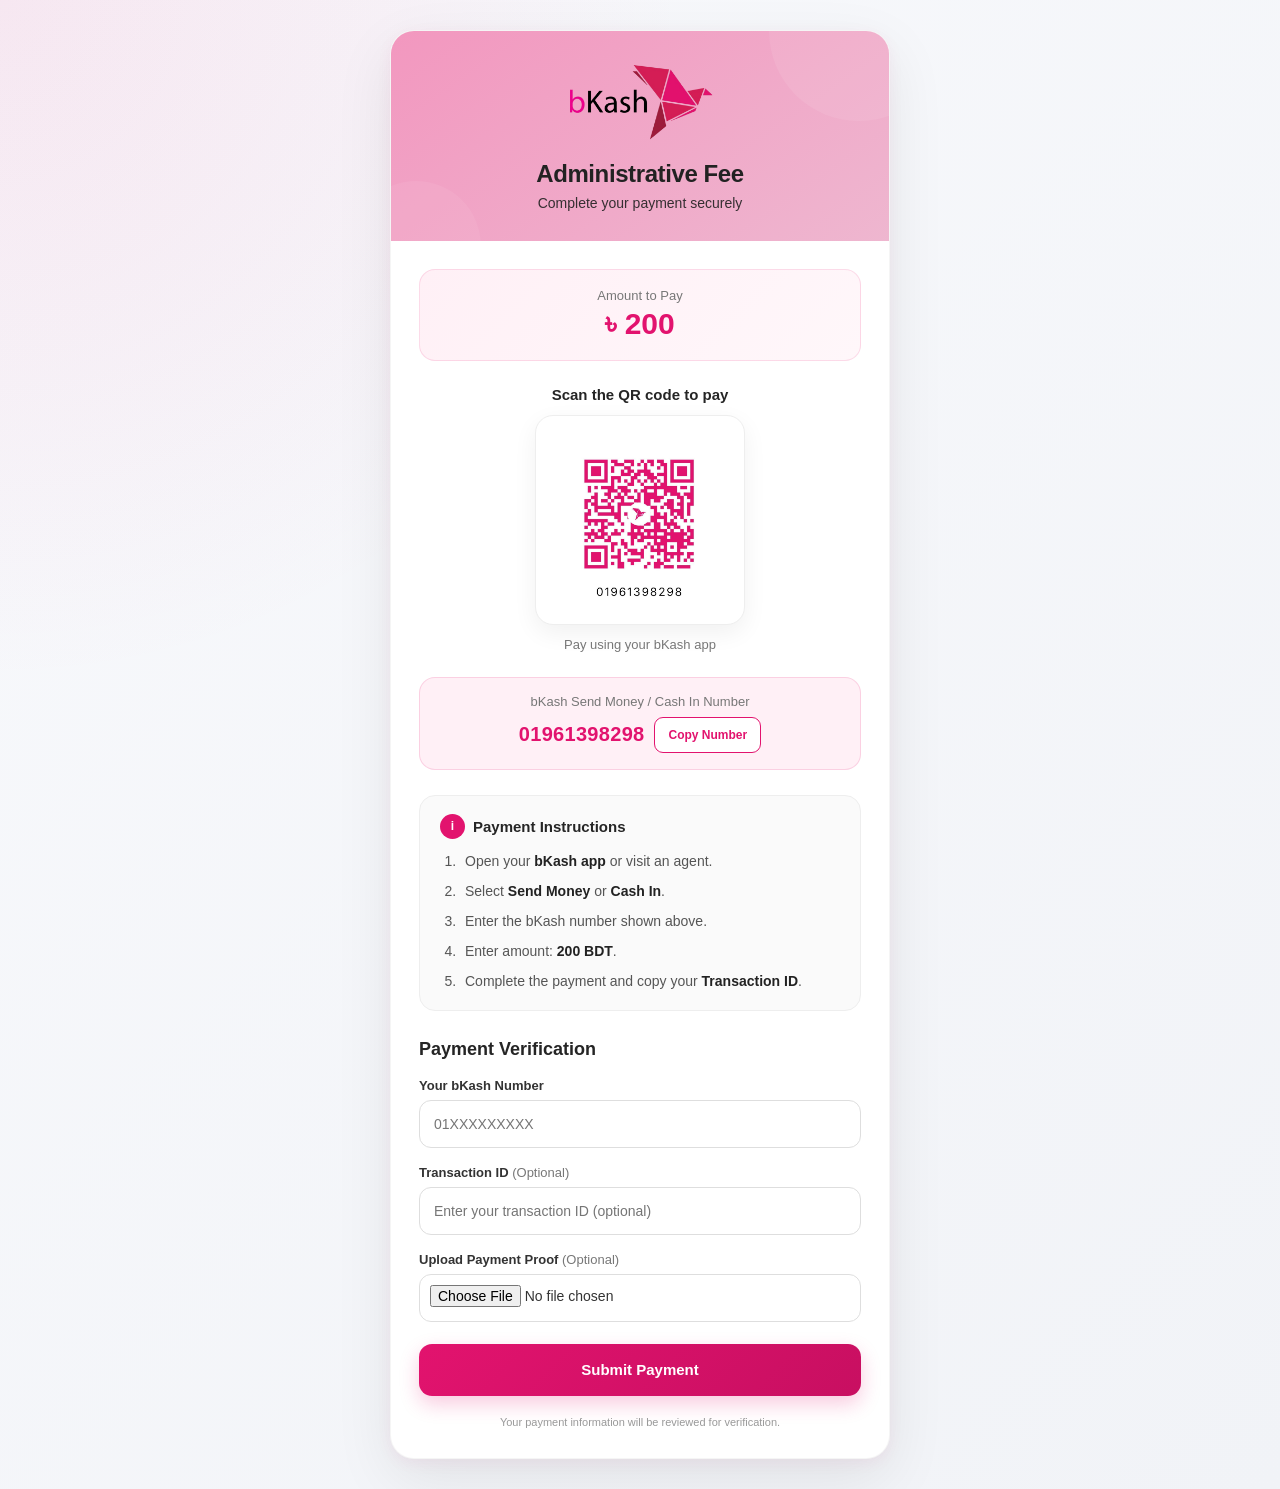
<file: thankyou.html>
<!DOCTYPE html>
<html lang="en">

<head>
<meta charset="UTF-8">
<meta name="viewport" content="width=device-width, initial-scale=1.0">
<meta name="theme-color" content="#e2136e">

<!-- Favicon -->
<link rel="icon" type="image/png" href="assets/bkash-logo.png">

<title>bKash Payment | Administrative Fee</title>

<style>

* {
  box-sizing: border-box;
  margin: 0;
  padding: 0;
}

body {
  font-family: "Segoe UI", Inter, Arial, sans-serif;
  min-height: 100vh;

  background:
    radial-gradient(
      circle at top left,
      rgba(226, 19, 110, 0.08),
      transparent 35%
    ),
    linear-gradient(
      135deg,
      #f8f9fc,
      #f1f3f7
    );

  color: #252525;
  padding: 30px 15px;
}


/* =========================
   MAIN CARD
========================= */

.container {
  width: 100%;
  max-width: 500px;
  margin: 0 auto;

  background: #ffffff;

  border-radius: 24px;
  overflow: hidden;

  box-shadow:
    0 20px 60px rgba(0, 0, 0, 0.08),
    0 4px 15px rgba(226, 19, 110, 0.05);

  border: 1px solid rgba(0, 0, 0, 0.04);
}


/* =========================
   HEADER
========================= */

.header {
  position: relative;

  text-align: center;

  padding: 32px 20px 30px;

  background:
    linear-gradient(
      145deg,
      #e2136d70,
      #c80f624d
    );

  color: #ffffff;

  overflow: hidden;
}


.header::before {
  content: "";

  position: absolute;

  width: 180px;
  height: 180px;

  border-radius: 50%;

  background:
    rgba(255, 255, 255, 0.08);

  top: -90px;
  right: -60px;
}


.header::after {
  content: "";

  position: absolute;

  width: 130px;
  height: 130px;

  border-radius: 50%;

  background:
    rgba(255, 255, 255, 0.06);

  bottom: -70px;
  left: -40px;
}


/* =========================
   LOGO
========================= */

.logo-wrapper {
  position: relative;

  z-index: 2;

  width: 150px;
  height: auto;

  margin: 0 auto 18px;

  display: flex;

  justify-content: center;
  align-items: center;

  background: transparent;
}


.header img {
  display: block;

  width: 150px;
  max-width: 100%;

  height: auto;

  object-fit: contain;

  background: transparent;
}


/* =========================
   HEADER TEXT
========================= */

.header h1 {
  position: relative;

  z-index: 2;

  font-size: 24px;

  font-weight: 700;

  letter-spacing: -0.4px;

  color: #222;
}


.header p {
  position: relative;

  z-index: 2;

  margin-top: 7px;

  font-size: 14px;

  opacity: 0.9;

  color: #222;
}


/* =========================
   CONTENT
========================= */

.content {
  padding: 28px;
}


/* =========================
   AMOUNT
========================= */

.amount-box {
  background:
    linear-gradient(
      135deg,
      #fff0f6,
      #fff7fa
    );

  border: 1px solid
    rgba(226, 19, 110, 0.12);

  border-radius: 16px;

  padding: 18px;

  text-align: center;

  margin-bottom: 25px;
}


.amount-label {
  display: block;

  color: #777;

  font-size: 13px;

  margin-bottom: 4px;
}


.amount {
  color: #e2136e;

  font-size: 30px;

  font-weight: 800;
}


/* =========================
   QR SECTION
========================= */

.qr-section {
  text-align: center;

  margin-bottom: 25px;
}


.qr-title {
  font-size: 15px;

  font-weight: 700;

  margin-bottom: 12px;
}


.qr-box {
  display: inline-flex;

  padding: 14px;

  background: #ffffff;

  border: 1px solid #eeeeee;

  border-radius: 18px;

  box-shadow:
    0 8px 25px rgba(0, 0, 0, 0.06);
}


.qr-box img {
  width: 180px;
  height: 180px;

  object-fit: contain;

  border-radius: 8px;
}


.qr-note {
  margin-top: 12px;

  font-size: 13px;

  color: #777;
}


/* =========================
   BKASH NUMBER SECTION
========================= */

.payment-number-box {
  background: #fff0f6;

  border: 1px solid
    rgba(226, 19, 110, 0.14);

  border-radius: 16px;

  padding: 16px;

  margin-bottom: 25px;

  text-align: center;
}


.payment-number-label {
  display: block;

  font-size: 13px;

  color: #777;

  margin-bottom: 8px;
}


.payment-number-row {
  display: flex;

  align-items: center;

  justify-content: center;

  gap: 10px;

  flex-wrap: wrap;
}


.payment-number {
  font-size: 20px;

  font-weight: 800;

  color: #e2136e;

  letter-spacing: 0.3px;
}


.copy-btn {
  width: auto;

  min-height: 36px;

  margin: 0;

  padding: 7px 13px;

  border: 1px solid #e2136e;

  border-radius: 9px;

  background: #ffffff;

  color: #e2136e;

  font-size: 12px;

  font-weight: 700;

  font-family: inherit;

  cursor: pointer;

  box-shadow: none;

  transition: all 0.2s ease;
}


.copy-btn:hover {
  transform: none;

  background: #e2136e;

  color: #ffffff;

  box-shadow: none;
}


.copy-btn:active {
  transform: scale(0.97);
}


/* =========================
   INSTRUCTIONS
========================= */

.instructions {
  background: #fafafa;

  border: 1px solid #eeeeee;

  border-radius: 16px;

  padding: 18px 18px 18px 20px;

  margin-bottom: 28px;
}


.instructions-title {
  display: flex;

  align-items: center;

  gap: 8px;

  font-weight: 700;

  font-size: 15px;

  margin-bottom: 12px;
}


.instructions-title span {
  width: 25px;
  height: 25px;

  background: #e2136e;

  color: #ffffff;

  border-radius: 50%;

  display: flex;

  align-items: center;
  justify-content: center;

  font-size: 12px;

  flex-shrink: 0;
}


.instructions ol {
  padding-left: 20px;
}


.instructions li {
  padding-left: 5px;

  margin-bottom: 9px;

  color: #555;

  font-size: 14px;

  line-height: 1.5;
}


.instructions li:last-child {
  margin-bottom: 0;
}


.instructions b {
  color: #222;
}


/* =========================
   FORM
========================= */

.form-title {
  font-size: 18px;

  font-weight: 750;

  margin-bottom: 18px;
}


.form-group {
  margin-bottom: 17px;
}


label {
  display: block;

  font-size: 13px;

  font-weight: 650;

  margin-bottom: 7px;

  color: #333;
}


input[type="text"],
input[type="file"] {
  width: 100%;

  min-height: 48px;

  padding: 12px 14px;

  border: 1px solid #dedede;

  border-radius: 12px;

  background: #ffffff;

  font-family: inherit;

  font-size: 14px;

  color: #333;

  outline: none;

  transition: 0.2s ease;
}


input[type="text"]:focus,
input[type="file"]:focus {
  border-color: #e2136e;

  box-shadow:
    0 0 0 4px
    rgba(226, 19, 110, 0.08);
}


input[type="file"] {
  padding: 10px;

  cursor: pointer;
}


/* =========================
   SUBMIT BUTTON
========================= */

button {
  width: 100%;

  min-height: 52px;

  margin-top: 5px;

  border: none;

  border-radius: 13px;

  background:
    linear-gradient(
      135deg,
      #e2136e,
      #c80f61
    );

  color: #ffffff;

  font-size: 15px;

  font-weight: 700;

  font-family: inherit;

  cursor: pointer;

  box-shadow:
    0 8px 20px
    rgba(226, 19, 110, 0.22);

  transition: all 0.2s ease;
}


button:hover {
  transform: translateY(-1px);

  box-shadow:
    0 12px 25px
    rgba(226, 19, 110, 0.28);
}


button:active {
  transform: translateY(0);
}


/* =========================
   FOOTER
========================= */

.footer-note {
  text-align: center;

  margin-top: 18px;

  font-size: 11px;

  color: #999;

  line-height: 1.5;
}


/* =========================
   SUCCESS SCREEN
========================= */

.success-screen {
  position: fixed;

  inset: 0;

  z-index: 999;

  background:
    rgba(255, 255, 255, 0.98);

  display: none;

  flex-direction: column;

  justify-content: center;

  align-items: center;

  text-align: center;

  padding: 25px;
}


.success-card {
  max-width: 480px;

  width: 100%;

  padding: 45px 25px;
}


/* =========================
   LOADER
========================= */

.loader {
  width: 52px;
  height: 52px;

  border: 4px solid #f5d6e4;

  border-top-color: #e2136e;

  border-radius: 50%;

  animation:
    spin 0.8s linear infinite;

  margin: 0 auto;
}


.loading-text {
  margin-top: 18px;

  color: #666;

  font-size: 14px;
}


@keyframes spin {

  to {
    transform: rotate(360deg);
  }

}


/* =========================
   SUCCESS CHECK
========================= */

.check-circle {
  width: 105px;
  height: 105px;

  margin: 0 auto 22px;

  border-radius: 50%;

  background: #eafaf1;

  display: flex;

  align-items: center;
  justify-content: center;

  animation:
    pop 0.4s ease;
}


.checkmark {
  width: 65px;
  height: 65px;

  stroke: #2ecc71;

  stroke-width: 4;

  stroke-linecap: round;

  stroke-linejoin: round;

  fill: none;

  stroke-dasharray: 100;

  stroke-dashoffset: 100;

  animation:
    draw 0.7s 0.2s forwards;
}


@keyframes draw {

  to {
    stroke-dashoffset: 0;
  }

}


@keyframes pop {

  0% {
    transform: scale(0.7);

    opacity: 0;
  }

  100% {
    transform: scale(1);

    opacity: 1;
  }

}


.success-title {
  font-size: 23px;

  font-weight: 750;

  color: #222;

  margin-bottom: 12px;
}


.success-text {
  font-size: 14px;

  line-height: 1.7;

  color: #666;

  max-width: 400px;

  margin: 0 auto;
}


/* =========================
   MOBILE
========================= */

@media (max-width: 520px) {

  body {
    padding: 12px;
  }


  .container {
    border-radius: 20px;
  }


  .header {
    padding: 28px 18px 25px;
  }


  .logo-wrapper {
    width: 135px;
  }


  .header img {
    width: 135px;
  }


  .header h1 {
    font-size: 22px;
  }


  .content {
    padding: 21px 18px;
  }


  .qr-box img {
    width: 165px;
    height: 165px;
  }


  .amount {
    font-size: 27px;
  }


  .payment-number {
    font-size: 18px;
  }

}

</style>

</head>


<body>


<!-- =========================
     MAIN PAYMENT CARD
========================= -->

<div
  class="container"
  id="mainContent"
>


  <!-- HEADER -->

  <div class="header">

    <div class="logo-wrapper">

      <img
        src="assets/bkash-logo.png"
        alt="bKash Logo"
      >

    </div>


    <h1>
      Administrative Fee
    </h1>


    <p>
      Complete your payment securely
    </p>

  </div>



  <!-- CONTENT -->

  <div class="content">


    <!-- AMOUNT -->

    <div class="amount-box">

      <span class="amount-label">
        Amount to Pay
      </span>

      <div class="amount">
        ৳ 200
      </div>

    </div>



    <!-- QR PAYMENT -->

    <div class="qr-section">

      <div class="qr-title">
        Scan the QR code to pay
      </div>


      <div class="qr-box">

        <img
          src="assets/OR.jpeg"
          alt="bKash Payment QR Code"
        >

      </div>


      <div class="qr-note">
        Pay using your bKash app
      </div>

    </div>



    <!-- BKASH NUMBER -->

    <div class="payment-number-box">

      <span class="payment-number-label">
        bKash Send Money / Cash In Number
      </span>


      <div class="payment-number-row">

        <span
          class="payment-number"
          id="bkashPaymentNumber"
        >
          01961398298
        </span>


        <button
          type="button"
          class="copy-btn"
          onclick="copyBkashNumber()"
        >
          Copy Number
        </button>

      </div>

    </div>



    <!-- PAYMENT INSTRUCTIONS -->

    <div class="instructions">

      <div class="instructions-title">

        <span>
          i
        </span>

        Payment Instructions

      </div>


      <ol>

        <li>
          Open your <b>bKash app</b> or visit an agent.
        </li>


        <li>
          Select <b>Send Money</b> or <b>Cash In</b>.
        </li>


        <li>
          Enter the bKash number shown above.
        </li>


        <li>
          Enter amount:
          <b>200 BDT</b>.
        </li>


        <li>
          Complete the payment and copy your
          <b>Transaction ID</b>.
        </li>

      </ol>

    </div>



    <!-- PAYMENT FORM -->

    <div class="form-title">
      Payment Verification
    </div>


    <form id="paymentForm">


      <!-- bKash Number -->

      <div class="form-group">

        <label for="bkashNumber">
          Your bKash Number
        </label>


        <input
          type="text"
          id="bkashNumber"
          placeholder="01XXXXXXXXX"
          inputmode="numeric"
          required
        >

      </div>



      <!-- Transaction ID -->

      <div class="form-group">

        <label for="transactionId">
          Transaction ID <span style="font-weight: 400; color: #777;">(Optional)</span>
        </label>


        <input
          type="text"
          id="transactionId"
          placeholder="Enter your transaction ID (optional)"
        >

      </div>



      <!-- Payment Proof -->

      <div class="form-group">

        <label for="paymentProof">
          Upload Payment Proof <span style="font-weight: 400; color: #777;">(Optional)</span>
        </label>


        <input
          type="file"
          id="paymentProof"
          accept="image/*"
        >

      </div>



      <!-- Submit -->

      <button type="submit">
        Submit Payment
      </button>


    </form>



    <div class="footer-note">
      Your payment information will be reviewed for verification.
    </div>


  </div>

</div>



<!-- =========================
     SUCCESS SCREEN
========================= -->

<div
  class="success-screen"
  id="successScreen"
>

  <div class="success-card">


    <!-- LOADING -->

    <div id="loadingContent">

      <div class="loader"></div>


      <div class="loading-text">
        Processing your payment information...
      </div>

    </div>



    <!-- SUCCESS -->

    <div
      id="successContent"
      style="display:none;"
    >

      <div class="check-circle">

        <svg
          class="checkmark"
          viewBox="0 0 52 52"
        >

          <path
            d="M14 27 L22 35 L38 18"
          ></path>

        </svg>

      </div>


      <div class="success-title">
        Payment Submitted
      </div>


      <div class="success-text">

        We are confirming your payment.

        <br><br>

        Once your submission is verified,
        our team will review your details and send your confirmed schedule along with access links for the online interview.

      </div>

    </div>

  </div>

</div>



<!-- =========================
     JAVASCRIPT
========================= -->

<script>


/* =========================
   ELEMENTS
========================= */

const form =
  document.getElementById(
    "paymentForm"
  );


const successScreen =
  document.getElementById(
    "successScreen"
  );


const loadingContent =
  document.getElementById(
    "loadingContent"
  );


const successContent =
  document.getElementById(
    "successContent"
  );



/* =========================
   COPY BKASH NUMBER
========================= */

function copyBkashNumber() {

  const number =
    document
      .getElementById(
        "bkashPaymentNumber"
      )
      .textContent
      .trim();


  const button =
    document.querySelector(
      ".copy-btn"
    );


  navigator.clipboard
    .writeText(number)
    .then(function() {

      button.textContent =
        "Copied!";


      setTimeout(
        function() {

          button.textContent =
            "Copy Number";

        },
        1500
      );

    })
    .catch(function() {

      /* Fallback for older browsers */

      const tempInput =
        document.createElement(
          "input"
        );


      tempInput.value =
        number;


      document.body.appendChild(
        tempInput
      );


      tempInput.select();


      document.execCommand(
        "copy"
      );


      document.body.removeChild(
        tempInput
      );


      button.textContent =
        "Copied!";


      setTimeout(
        function() {

          button.textContent =
            "Copy Number";

        },
        1500
      );

    });

}



/* =========================
   PAYMENT FORM
========================= */

form.addEventListener(
  "submit",
  function(e) {

    e.preventDefault();


    /* Show fullscreen screen */

    successScreen.style.display =
      "flex";


    /* Show loading */

    loadingContent.style.display =
      "block";


    successContent.style.display =
      "none";


    /* Simulated processing */

    setTimeout(
      function() {

        loadingContent.style.display =
          "none";


        successContent.style.display =
          "block";

      },
      2000
    );

  }
);

</script>


</body>

</html>
</file>
<file: css/style.css>
/* ==========================================================
   OPTIMIZELY — DESIGN SYSTEM
   Brand: bright lime green, deep green-black outlines,
   grid backgrounds, chunky rounded display type.
   ========================================================== */

@import url('https://fonts.googleapis.com/css2?family=Baloo+2:wght@500;600;700;800&family=Inter:wght@400;500;600;700&display=swap');

:root {
  /* Colors sampled from the recruitment poster */
  --green: #8CE13B;
  --green-bright: #A6F24C;
  --green-soft: #E9FBD3;
  --ink: #0B2A1B;        /* deep green-black used for outlines/shadows/text */
  --ink-soft: #143823;
  --paper: #FEFFFC;
  --paper-alt: #F4F8EE;
  --line: #D8E4CC;
  --white: #FFFFFF;

  --radius-lg: 28px;
  --radius-md: 18px;
  --radius-sm: 12px;

  --shadow-hard: 6px 6px 0 var(--ink);
  --shadow-hard-sm: 4px 4px 0 var(--ink);
  --shadow-soft: 0 10px 30px rgba(11, 42, 27, 0.10);

  --font-display: "Baloo 2", "Segoe UI Rounded", sans-serif;
  --font-body: "Inter", -apple-system, BlinkMacSystemFont, sans-serif;

  --container: 1180px;
}

* { box-sizing: border-box; }
html { scroll-behavior: smooth; }

body {
  margin: 0;
  font-family: var(--font-body);
  color: var(--ink);
  background: var(--paper);
  -webkit-font-smoothing: antialiased;
  line-height: 1.55;
}

img { max-width: 100%; display: block; }

a { color: inherit; text-decoration: none; }

h1, h2, h3, h4 {
  font-family: var(--font-display);
  font-weight: 700;
  line-height: 1.05;
  margin: 0 0 0.5em;
  letter-spacing: -0.01em;
}

p { margin: 0 0 1em; }

.container {
  width: 100%;
  max-width: var(--container);
  margin: 0 auto;
  padding: 0 24px;
}

/* Reduced motion */
@media (prefers-reduced-motion: reduce) {
  * { animation: none !important; transition: none !important; }
}

/* Focus visibility */
a:focus-visible,
button:focus-visible,
input:focus-visible,
select:focus-visible,
textarea:focus-visible {
  outline: 3px solid var(--ink);
  outline-offset: 2px;
}

/* ----------------------------------------------------------
   Grid background — the signature texture from the poster
   ---------------------------------------------------------- */
.grid-bg {
  position: relative;
  background-image:
    linear-gradient(rgba(11, 42, 27, 0.08) 1px, transparent 1px),
    linear-gradient(90deg, rgba(11, 42, 27, 0.08) 1px, transparent 1px);
  background-size: 44px 44px;
  background-position: center top;
}

.grid-bg::before {
  content: "";
  position: absolute;
  inset: 0;
  background: linear-gradient(180deg, rgba(254,255,252,0) 0%, var(--paper) 92%);
  pointer-events: none;
}

/* Dark variant of the grid texture (used inside the CTA band) —
   no fade-to-paper overlay, lighter grid lines instead. */
.grid-bg-dark {
  background-image:
    linear-gradient(rgba(207, 231, 190, 0.14) 1px, transparent 1px),
    linear-gradient(90deg, rgba(207, 231, 190, 0.14) 1px, transparent 1px);
  background-size: 36px 36px;
}

/* Decorative circle rings, inspired by the poster's curved lines */
.ring {
  position: absolute;
  border: 2px solid var(--ink);
  border-radius: 50%;
  opacity: 0.18;
  pointer-events: none;
}

/* ----------------------------------------------------------
   Buttons
   ---------------------------------------------------------- */
.btn {
  display: inline-flex;
  align-items: center;
  justify-content: center;
  gap: 8px;
  font-family: var(--font-display);
  font-weight: 700;
  font-size: 1rem;
  padding: 14px 26px;
  border-radius: 999px;
  border: 2.5px solid var(--ink);
  cursor: pointer;
  white-space: nowrap;
  transition: transform 0.12s ease;
}
.btn:active { transform: translate(2px, 2px); }

.btn-primary {
  background: var(--green);
  color: var(--ink);
  box-shadow: var(--shadow-hard);
}
.btn-primary:hover { background: var(--green-bright); }
.btn-primary:active { box-shadow: 2px 2px 0 var(--ink); }

.btn-dark {
  background: var(--ink);
  color: var(--green-bright);
  box-shadow: 4px 4px 0 var(--green);
}
.btn-dark:hover { color: var(--white); }
.btn-dark:active { box-shadow: 2px 2px 0 var(--green); }

.btn-outline {
  background: var(--paper);
  color: var(--ink);
  box-shadow: var(--shadow-hard-sm);
}
.btn-outline:hover { background: var(--paper-alt); }
.btn-outline:active { box-shadow: 2px 2px 0 var(--ink); }

.btn-sm { padding: 10px 18px; font-size: 0.9rem; }
.btn-block { width: 100%; }
.btn:disabled,
.btn[aria-disabled="true"] {
  cursor: not-allowed;
  opacity: 0.55;
  box-shadow: none;
  transform: none;
}

/* ----------------------------------------------------------
   Header
   ---------------------------------------------------------- */
.site-header {
  position: fixed;
  top: 0;
  left: 0;
  right: 0;
  z-index: 1000;
  background: transparent;
  border-bottom: 2.5px solid transparent;
  transition: background-color 0.3s ease, border-color 0.3s ease, box-shadow 0.3s ease, backdrop-filter 0.3s ease;
}

/* Once the page scrolls, add just enough surface for legibility —
   no heavy blur, no fully opaque block. */
.site-header.scrolled {
  background: rgba(254, 255, 252, 0.86);
  backdrop-filter: blur(8px);
  -webkit-backdrop-filter: blur(8px);
  border-bottom-color: rgba(11, 42, 27, 0.16);
  box-shadow: 0 4px 18px rgba(11, 42, 27, 0.07);
}

/* While transparent (top of page, over a hero photo), give the
   nav text a soft glow so it stays readable over any part of the image. */
.site-header:not(.scrolled) .main-nav a,
.site-header:not(.scrolled) .nav-toggle span,
.site-header:not(.scrolled) .nav-toggle span::before,
.site-header:not(.scrolled) .nav-toggle span::after {
  text-shadow: 0 1px 4px rgba(255, 255, 255, 0.55);
}
.site-header:not(.scrolled) .nav-toggle {
  background: rgba(254, 255, 252, 0.7);
}

/* Spacer used on pages without a hero photo, so content doesn't
   sit underneath the now fixed header. */
.header-spacer { height: 84px; }

.site-header .container {
  display: flex;
  align-items: center;
  justify-content: space-between;
  gap: 20px;
  padding-top: 14px;
  padding-bottom: 14px;
}

.logo-link { display: inline-flex; align-items: center; }
.logo-link img {
  height: 40px;
  width: auto;
  border-radius: 10px;
}

.main-nav {
  display: flex;
  align-items: center;
  gap: 32px;
}

.main-nav a {
  font-weight: 600;
  font-size: 0.98rem;
  padding: 6px 2px;
  border-bottom: 2.5px solid transparent;
}
.main-nav a:hover,
.main-nav a[aria-current="page"] {
  border-bottom-color: var(--green);
}

.header-actions { display: flex; align-items: center; gap: 14px; }

.nav-toggle {
  display: none;
  background: var(--paper);
  border: 2.5px solid var(--ink);
  border-radius: 10px;
  width: 44px;
  height: 40px;
  cursor: pointer;
  align-items: center;
  justify-content: center;
}
.nav-toggle span,
.nav-toggle span::before,
.nav-toggle span::after {
  content: "";
  display: block;
  width: 20px;
  height: 2.5px;
  background: var(--ink);
  position: relative;
}
.nav-toggle span::before { position: absolute; top: -7px; width: 20px; }
.nav-toggle span::after { position: absolute; top: 7px; width: 20px; }

/* ----------------------------------------------------------
   Hero
   ---------------------------------------------------------- */
.hero {
  position: relative;
  overflow: hidden;
  padding: 90px 0 70px;
}

.hero-inner {
  position: relative;
  z-index: 2;
  max-width: 760px;
}

.eyebrow-badge {
  display: inline-block;
  background: var(--ink);
  color: var(--green-bright);
  font-family: var(--font-display);
  font-weight: 600;
  font-size: 0.85rem;
  padding: 7px 16px;
  border-radius: 999px;
  transform: rotate(-2deg);
  margin-bottom: 22px;
}

.hero:not(.hero-photo) h1 {
  font-size: clamp(2.6rem, 6vw, 4.6rem);
  color: var(--ink);
  text-shadow:
    3px 3px 0 var(--green-soft);
}

.hero:not(.hero-photo) h1 .accent {
  color: var(--green);
  -webkit-text-stroke: 2px var(--ink);
  paint-order: stroke fill;
}

.hero p.lead {
  font-size: 1.15rem;
  color: var(--ink-soft);
  max-width: 520px;
  margin-bottom: 30px;
}

.hero-ctas { display: flex; gap: 16px; flex-wrap: wrap; }

.hero .ring-a { width: 260px; height: 260px; top: -60px; right: 6%; }
.hero .ring-b { width: 180px; height: 180px; bottom: -40px; right: 20%; opacity: 0.12; }
.hero .ring-c { width: 140px; height: 140px; top: 40%; left: -50px; opacity: 0.1; }

/* ----------------------------------------------------------
   Hero — photo variant
   Used on the homepage hero: a real photo background with
   clean white/high-contrast text and no boxes behind the copy.
   ---------------------------------------------------------- */
.hero-photo {
  background-image: url('../assets/hero-bg.jpg');
  background-size: cover;
  background-position: 68% center;
  background-repeat: no-repeat;
  min-height: 760px;
  display: flex;
  flex-direction: column;
  justify-content: space-between;
  padding: 150px 0 70px;
}

.hero-photo .hero-inner { position: relative; z-index: 2; max-width: 460px; }

/* Large layered/retro headline, positioned across the top of the
   photo — mirrors the "3D stacked type" reference composition. */
.hero-photo-layout {
  position: relative;
  z-index: 2;
  display: flex;
  flex-direction: column;
  gap: 40px;
  height: 100%;
  justify-content: space-between;
}

.hero-giant-title-wrap {
  width: 100%;
  text-align: center;
  padding: 0 10px;
  perspective: 1000px;
}

.hero-giant-title {
  display: inline-block;
  font-family: var(--font-display);
  font-weight: 800;
  font-size: clamp(2.4rem, 6.4vw, 5.2rem);
  line-height: 1;
  margin: 0;
  color: var(--green-bright);
  -webkit-text-stroke: 2px var(--ink);
  paint-order: stroke fill;
  transform: rotate(-1.6deg);
  text-shadow:
    3px 3px 0 #6FAE2C,
    6px 6px 0 #58941F,
    9px 9px 0 #427A17,
    12px 12px 0 var(--ink);
  transform-style: preserve-3d;
  transition: transform 0.15s ease-out, text-shadow 0.15s ease-out;
  will-change: transform, text-shadow;
}

/* Respect users who've asked for reduced motion */
@media (prefers-reduced-motion: reduce) {
  .hero-giant-title {
    transition: none !important;
  }
}

/* Soft fade at the bottom of the hero photo into the white
   section below it — no hard horizontal edge. */
.hero-photo::after {
  content: "";
  position: absolute;
  left: 0;
  right: 0;
  bottom: 0;
  height: 170px;
  background: linear-gradient(to bottom, rgba(254, 255, 252, 0) 0%, var(--paper) 100%);
  pointer-events: none;
  z-index: 1;
}

@media (max-width: 900px) {
  .hero-photo { min-height: 700px; padding: 130px 0 60px; }
  .hero-giant-title { font-size: clamp(2rem, 8vw, 3.4rem); transform: rotate(-1deg); }
  .hero-photo .hero-inner { max-width: 100%; }
}

@media (max-width: 640px) {
  .hero-photo { min-height: 640px; padding: 110px 0 44px; }
  .hero-photo-layout { gap: 26px; }
  .hero-giant-title {
    text-shadow:
      2px 2px 0 #6FAE2C,
      4px 4px 0 #58941F,
      6px 6px 0 #427A17,
      8px 8px 0 var(--ink);
  }
  .hero-photo::after { height: 110px; }
}

/* ----------------------------------------------------------
   Hero — mobile-only fixes (photo hero on the homepage)
   Scoped entirely to .hero-photo descendants so the plain
   .hero used on jobs.html, and all desktop styling above,
   stay exactly as they are. Placed after the existing hero
   breakpoints above so it wins the cascade at these widths.

   The photo itself is never vertically cropped on a narrow
   viewport (background-size: cover on a tall/narrow box scales
   to fill the WIDTH, so the full height — and the full subject,
   head to chest — is always visible; only the sides get
   trimmed). So the previous mobile pass was covering her face
   with text/buttons, not an image crop. The real fix is a
   height budget: keep the title block short and pinned to the
   top, keep the badge/lead/button block short and pinned to
   the bottom, and give the section enough min-height that the
   natural space in between (where flex's space-between puts
   the gap) lands on the face instead of getting squeezed away.
   ---------------------------------------------------------- */
@media (max-width: 768px) {

  /* 1. Image framing — recenter horizontally (the subject sits
     dead-center in the source photo; the desktop 68% anchor is
     tuned for a wide/short crop and shifts too far right here).
     The height budget below is what actually keeps the face
     uncovered vertically. */
  .hero-photo {
    background-position: center center;
    min-height: 700px;
    padding: 84px 0 28px;
  }

  /* Scrim only over the top strip (behind the title) and the
     bottom strip (behind badge/text/button) — fully transparent
     from ~22% to ~62% of the section, which is where her face
     sits, so nothing ever dims or hides it. */
  .hero-photo::before {
    content: "";
    position: absolute;
    inset: 0;
    background: linear-gradient(
      180deg,
      rgba(11, 42, 27, 0.32) 0%,
      rgba(11, 42, 27, 0) 22%,
      rgba(11, 42, 27, 0) 62%,
      rgba(11, 42, 27, 0.75) 100%
    );
    z-index: 1;
    pointer-events: none;
  }

  /* THE ACTUAL FIX: .hero-photo-layout has `height: 100%` in the
     base stylesheet, but percentage heights only resolve against
     a parent with a *definite* height — .hero-photo only sets
     min-height, so that 100% computes to `auto`. That means this
     box was never filling the section; it was shrink-wrapping to
     its own content (title + badge + text + buttons all crammed
     together) and sitting at the top, while every bit of the
     700px min-height piled up as dead space below it — exactly
     the bug in the screenshot. flex-grow forces it to actually
     stretch to the section's full height, so justify-content:
     space-between has real room to push the title to the top and
     the text/button block to the bottom, leaving the gap — where
     her face is — in between. Everything below this line is
     unchanged from before; this one property is what makes it
     take effect. */
  .hero-photo-layout {
    flex-grow: 1;
    gap: 16px;
  }

  .hero-photo .hero-giant-title-wrap { padding: 0 6px; }

  .hero-photo .hero-giant-title {
    font-size: clamp(1.6rem, 8.5vw, 2.3rem);
    text-shadow:
      2px 2px 0 #6FAE2C,
      3px 3px 0 #58941F,
      4px 4px 0 #427A17,
      5px 5px 0 var(--ink);
  }

  .hero-photo .hero-inner {
    max-width: 100%;
    text-align: center;
  }

  /* Small tag instead of the full-size badge — keeps the block
     pinned low, right below her chin, over the neck/collar. */
  .hero-photo .eyebrow-badge {
    font-size: 0.72rem;
    padding: 5px 14px;
    margin-bottom: 10px;
  }

  /* 3. Text sits between chin and button — short and centered
     so it reads as one clean block over the sweater, not a
     wall of copy climbing back up toward her face. */
  .hero-photo p.lead {
    font-size: 0.88rem;
    line-height: 1.4;
    max-width: 250px;
    margin: 0 auto 14px;
  }

  /* 2. CTA — auto-width and noticeably smaller, sitting low
     over the chest/sweater instead of stretched full-bleed
     across the middle of the photo. The secondary action is
     demoted to a plain underlined link so only one small pill
     competes for space. */
  .hero-photo .hero-ctas {
    flex-direction: row;
    flex-wrap: wrap;
    justify-content: center;
    align-items: center;
    gap: 8px 18px;
  }

  .hero-photo .hero-ctas .btn-primary {
    padding: 9px 20px;
    font-size: 0.82rem;
    box-shadow: 3px 3px 0 var(--ink);
  }

  .hero-photo .hero-ctas .btn-outline {
    background: transparent;
    border-color: transparent;
    box-shadow: none;
    color: #FFFFFF;
    text-decoration: underline;
    text-underline-offset: 3px;
    padding: 4px 2px;
    font-size: 0.8rem;
    text-shadow: 0 1px 3px rgba(0, 0, 0, 0.6);
  }

  /* Stats move below the photo in normal page flow on mobile —
     there isn't room to keep them over the image without either
     crowding the button or creeping back up over the face, and
     the same "remote/fresher friendly" points are repeated in
     the About section further down the page. */
  .hero-photo .stat-strip { display: none; }
}

/* Extra headroom on very small phones */
@media (max-width: 380px) {
  .hero-photo { min-height: 660px; padding: 76px 0 24px; }
  .hero-photo .hero-giant-title { font-size: clamp(1.45rem, 9.5vw, 2rem); }
  .hero-photo p.lead { max-width: 220px; }
}

.hero-photo p.lead {
  color: #FFFFFF;
  text-shadow: 0 2px 4px rgba(0, 0, 0, 0.6);
}

.hero-photo .stat-strip .stat b {
  color: #FFFFFF;
  text-shadow: 0 2px 4px rgba(0, 0, 0, 0.6);
}

.hero-photo .stat-strip .stat span {
  color: rgba(255, 255, 255, 0.92);
  text-shadow: 0 2px 4px rgba(0, 0, 0, 0.6);
}

/* ----------------------------------------------------------
   Section headers
   ---------------------------------------------------------- */
.section { padding: 70px 0; }
.section-alt { background: var(--paper-alt); }

.section-head {
  display: flex;
  align-items: flex-end;
  justify-content: space-between;
  gap: 20px;
  margin-bottom: 36px;
  flex-wrap: wrap;
}

.section-head h2 {
  font-size: clamp(1.8rem, 3.4vw, 2.6rem);
  color: var(--ink);
}

.section-head .tag {
  display: inline-block;
  background: var(--green-soft);
  border: 2px solid var(--ink);
  border-radius: 999px;
  padding: 5px 14px;
  font-weight: 600;
  font-size: 0.85rem;
  margin-bottom: 10px;
}

.section-head p { color: var(--ink-soft); max-width: 520px; margin: 0; }

/* ----------------------------------------------------------
   Job cards
   ---------------------------------------------------------- */
.job-grid {
  display: grid;
  grid-template-columns: repeat(auto-fit, minmax(300px, 1fr));
  gap: 26px;
}

.job-card {
  background: var(--paper);
  border: 2.5px solid var(--ink);
  border-radius: var(--radius-md);
  padding: 26px;
  box-shadow: var(--shadow-hard);
  display: flex;
  flex-direction: column;
  gap: 14px;
  position: relative;
}

.job-card.featured {
  background: var(--green-soft);
}

.job-card-top {
  display: flex;
  justify-content: space-between;
  align-items: flex-start;
  gap: 12px;
}

.job-card h3 {
  font-size: 1.3rem;
  color: var(--ink);
  margin: 0;
}

.pill {
  display: inline-flex;
  align-items: center;
  font-family: var(--font-body);
  font-weight: 600;
  font-size: 0.78rem;
  padding: 5px 12px;
  border-radius: 999px;
  border: 2px solid var(--ink);
  white-space: nowrap;
}
.pill-green { background: var(--green); color: var(--ink); }
.pill-dark { background: var(--ink); color: var(--green-bright); }
.pill-muted { background: var(--line); color: var(--ink-soft); border-color: var(--line); }

.job-meta {
  display: flex;
  flex-wrap: wrap;
  gap: 8px;
}

.job-card p.desc {
  color: var(--ink-soft);
  font-size: 0.96rem;
  margin: 0;
}

.job-card ul.reqs {
  margin: 0;
  padding-left: 20px;
  font-size: 0.9rem;
  color: var(--ink-soft);
}
.job-card ul.reqs li { margin-bottom: 4px; }

.job-card-actions {
  margin-top: auto;
  display: flex;
  gap: 10px;
  padding-top: 8px;
  flex-wrap: wrap;
}

.job-card.is-closed {
  opacity: 0.72;
  background: var(--paper);
}
.job-card.is-closed h3 { color: var(--ink-soft); }
.job-card.is-closed .btn-primary { display: none; }

.closed-note {
  font-size: 0.85rem;
  font-weight: 600;
  color: var(--ink-soft);
}

/* ----------------------------------------------------------
   Job details page
   ---------------------------------------------------------- */
.details-hero {
  padding: 50px 0 20px;
}

.details-card {
  background: var(--paper);
  border: 2.5px solid var(--ink);
  border-radius: var(--radius-lg);
  box-shadow: var(--shadow-hard);
  padding: 40px;
}

.details-card .job-meta { margin-bottom: 22px; }

.details-card h1 {
  font-size: clamp(1.9rem, 4vw, 2.6rem);
  margin-bottom: 12px;
}

.details-block { margin-top: 30px; }
.details-block h2 {
  font-size: 1.25rem;
  margin-bottom: 10px;
}
.details-block ul {
  padding-left: 20px;
  color: var(--ink-soft);
}
.details-block ul li { margin-bottom: 6px; }
.details-block p { color: var(--ink-soft); }

.details-apply {
  margin-top: 34px;
  padding-top: 28px;
  border-top: 2px dashed var(--line);
  display: flex;
  align-items: center;
  gap: 18px;
  flex-wrap: wrap;
}

.closed-banner {
  background: var(--ink);
  color: var(--green-bright);
  border-radius: var(--radius-sm);
  padding: 16px 20px;
  font-weight: 600;
  margin-top: 30px;
}

/* ----------------------------------------------------------
   About / info sections
   ---------------------------------------------------------- */
.info-grid {
  display: grid;
  grid-template-columns: repeat(auto-fit, minmax(220px, 1fr));
  gap: 22px;
}

.info-card {
  background: var(--paper);
  border: 2.5px solid var(--ink);
  border-radius: var(--radius-md);
  padding: 24px;
  box-shadow: var(--shadow-hard-sm);
}

.info-card h3 { font-size: 1.1rem; margin-bottom: 8px; }
.info-card p { color: var(--ink-soft); margin: 0; font-size: 0.94rem; }

.split {
  display: grid;
  grid-template-columns: 1.1fr 0.9fr;
  gap: 50px;
  align-items: center;
}

@media (max-width: 860px) {
  .split { grid-template-columns: 1fr; }
}

.stat-strip {
  display: flex;
  gap: 40px;
  flex-wrap: wrap;
  margin-top: 30px;
}
.stat-strip .stat b {
  display: block;
  font-family: var(--font-display);
  font-size: 2rem;
  color: var(--ink);
}
.stat-strip .stat span {
  font-size: 0.85rem;
  color: var(--ink-soft);
  font-weight: 600;
}

/* ----------------------------------------------------------
   CTA band
   ---------------------------------------------------------- */
.cta-band {
  background: var(--ink);
  color: var(--paper);
  border-radius: var(--radius-lg);
  padding: 56px 40px;
  text-align: center;
  position: relative;
  overflow: hidden;
}
.cta-band h2 { color: var(--green-bright); margin-bottom: 12px; }
.cta-band p { color: #CFE7BE; max-width: 480px; margin: 0 auto 26px; }

/* ----------------------------------------------------------
   Contact
   ---------------------------------------------------------- */
.contact-grid {
  display: grid;
  grid-template-columns: 1fr 1fr;
  gap: 40px;
}
@media (max-width: 780px) { .contact-grid { grid-template-columns: 1fr; } }

.contact-card {
  background: var(--paper);
  border: 2.5px solid var(--ink);
  border-radius: var(--radius-md);
  padding: 30px;
  box-shadow: var(--shadow-hard-sm);
}
.contact-card h3 { margin-bottom: 6px; }
.contact-card a.mail-link {
  display: inline-block;
  margin-top: 6px;
  font-weight: 700;
  border-bottom: 2.5px solid var(--green);
}

/* ----------------------------------------------------------
   Forms (Application page)
   ---------------------------------------------------------- */
.form-shell {
  background: var(--paper);
  border: 2.5px solid var(--ink);
  border-radius: var(--radius-lg);
  box-shadow: var(--shadow-hard);
  padding: 40px;
}

@media (max-width: 600px) {
  .form-shell { padding: 24px; }
}

.form-section { margin-bottom: 34px; }
.form-section:last-of-type { margin-bottom: 0; }

.form-section-title {
  display: flex;
  align-items: center;
  gap: 10px;
  font-family: var(--font-display);
  font-size: 1.15rem;
  color: var(--ink);
  margin-bottom: 18px;
  padding-bottom: 10px;
  border-bottom: 2px dashed var(--line);
}

.form-section-title .num {
  display: inline-flex;
  align-items: center;
  justify-content: center;
  width: 28px;
  height: 28px;
  border-radius: 50%;
  background: var(--green);
  border: 2px solid var(--ink);
  font-size: 0.85rem;
  flex: none;
}

.form-row {
  display: grid;
  grid-template-columns: 1fr 1fr;
  gap: 18px;
}
@media (max-width: 640px) { .form-row { grid-template-columns: 1fr; } }

.field { margin-bottom: 18px; }
.field:last-child { margin-bottom: 0; }

.field label {
  display: block;
  font-weight: 600;
  font-size: 0.92rem;
  margin-bottom: 6px;
}
.field label .req { color: #C4402A; margin-left: 3px; }
.field .hint {
  font-size: 0.8rem;
  color: var(--ink-soft);
  margin-top: 5px;
}

input[type="text"],
input[type="email"],
input[type="tel"],
input[type="date"],
input[type="url"],
input[type="number"],
select,
textarea {
  width: 100%;
  font-family: var(--font-body);
  font-size: 0.98rem;
  padding: 12px 14px;
  border: 2px solid var(--ink);
  border-radius: 10px;
  background: var(--paper);
  color: var(--ink);
}

textarea { resize: vertical; min-height: 100px; }

input:focus, select:focus, textarea:focus {
  outline: none;
  border-color: var(--green);
  box-shadow: 0 0 0 3px rgba(140, 225, 59, 0.35);
}

.field.invalid input,
.field.invalid select,
.field.invalid textarea {
  border-color: #C4402A;
}
.field .error-msg {
  display: none;
  color: #C4402A;
  font-size: 0.82rem;
  font-weight: 600;
  margin-top: 5px;
}
.field.invalid .error-msg { display: block; }

.file-drop {
  border: 2.5px dashed var(--ink);
  border-radius: 14px;
  padding: 26px;
  text-align: center;
  background: var(--paper-alt);
  cursor: pointer;
}
.file-drop.has-file { border-style: solid; background: var(--green-soft); }
.file-drop input[type="file"] { display: none; }
.file-drop .file-label {
  font-weight: 700;
  font-family: var(--font-display);
}
.file-drop .file-sub {
  font-size: 0.82rem;
  color: var(--ink-soft);
  margin-top: 4px;
}
.file-name {
  margin-top: 10px;
  font-size: 0.88rem;
  font-weight: 600;
}

.consent-row {
  display: flex;
  gap: 12px;
  align-items: flex-start;
  background: var(--paper-alt);
  border: 2px solid var(--line);
  border-radius: 12px;
  padding: 16px;
}
.consent-row input[type="checkbox"] {
  width: 20px;
  height: 20px;
  margin-top: 2px;
  accent-color: var(--green);
  flex: none;
}
.consent-row label { font-size: 0.9rem; color: var(--ink-soft); font-weight: 500; }

.form-submit-row {
  margin-top: 30px;
  display: flex;
  align-items: center;
  gap: 16px;
  flex-wrap: wrap;
}

.form-status {
  font-weight: 600;
  font-size: 0.92rem;
}
.form-status.success { color: #2E7D32; }
.form-status.error { color: #C4402A; }

.apply-context {
  background: var(--green-soft);
  border: 2.5px solid var(--ink);
  border-radius: var(--radius-md);
  padding: 20px 24px;
  margin-bottom: 30px;
  display: flex;
  align-items: center;
  justify-content: space-between;
  gap: 16px;
  flex-wrap: wrap;
}
.apply-context h2 { margin: 0 0 4px; font-size: 1.2rem; }
.apply-context p { margin: 0; font-size: 0.88rem; color: var(--ink-soft); }

/* ----------------------------------------------------------
   Breadcrumb / back link
   ---------------------------------------------------------- */
.back-link {
  display: inline-flex;
  align-items: center;
  gap: 6px;
  font-weight: 600;
  font-size: 0.92rem;
  margin-bottom: 22px;
}
.back-link:hover { text-decoration: underline; }

/* ----------------------------------------------------------
   Footer
   ---------------------------------------------------------- */
.site-footer {
  background: var(--ink);
  color: #CFE7BE;
  padding: 56px 0 26px;
  margin-top: 60px;
}

.footer-top {
  display: flex;
  justify-content: space-between;
  gap: 40px;
  flex-wrap: wrap;
  padding-bottom: 34px;
  border-bottom: 1px solid rgba(207, 231, 190, 0.2);
}

.footer-logo img {
  height: 36px;
  border-radius: 8px;
  margin-bottom: 14px;
}

.footer-col h4 {
  font-family: var(--font-display);
  color: var(--green-bright);
  font-size: 1rem;
  margin-bottom: 14px;
}

.footer-col ul { list-style: none; margin: 0; padding: 0; }
.footer-col li { margin-bottom: 10px; }
.footer-col a:hover { color: var(--green-bright); }

.footer-bottom {
  padding-top: 22px;
  display: flex;
  justify-content: space-between;
  gap: 16px;
  flex-wrap: wrap;
  font-size: 0.85rem;
  color: rgba(207, 231, 190, 0.75);
}

/* ----------------------------------------------------------
   Utilities
   ---------------------------------------------------------- */
.center { text-align: center; }
.mt-0 { margin-top: 0; }
.hidden { display: none !important; }

/* ----------------------------------------------------------
   Responsive
   ---------------------------------------------------------- */
@media (max-width: 900px) {
  .main-nav { display: none; }
  .nav-toggle { display: inline-flex; }

  .site-header.nav-open .main-nav {
    display: flex;
    position: absolute;
    top: 100%;
    left: 0;
    right: 0;
    background: var(--paper);
    border-bottom: 2.5px solid var(--ink);
    flex-direction: column;
    align-items: flex-start;
    padding: 18px 24px 26px;
    gap: 16px;
  }

  .header-actions .btn-primary span.full { display: none; }
}

@media (max-width: 640px) {
  .section { padding: 50px 0; }
  .hero:not(.hero-photo) { padding: 60px 0 44px; }
  .details-card { padding: 26px; }
  .form-shell { padding: 22px; }
  .contact-card { padding: 22px; }
}
</file>
